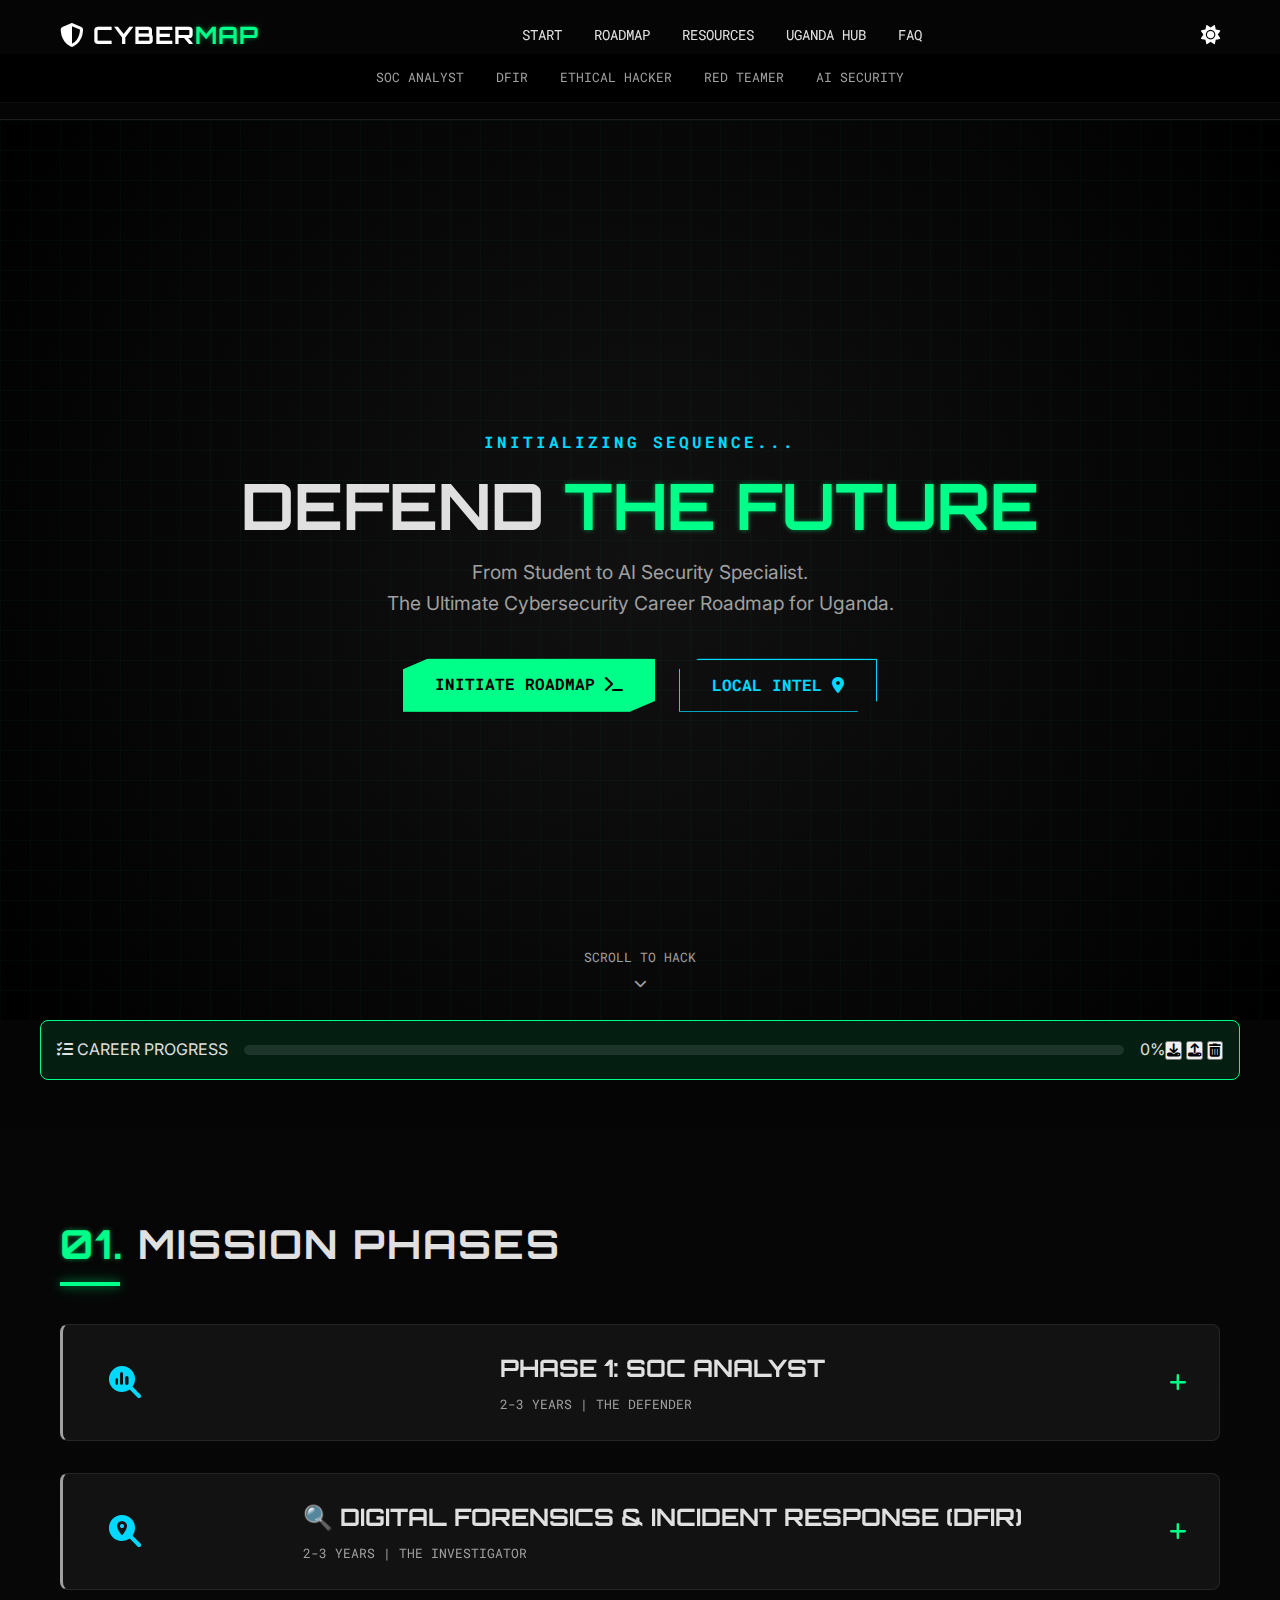
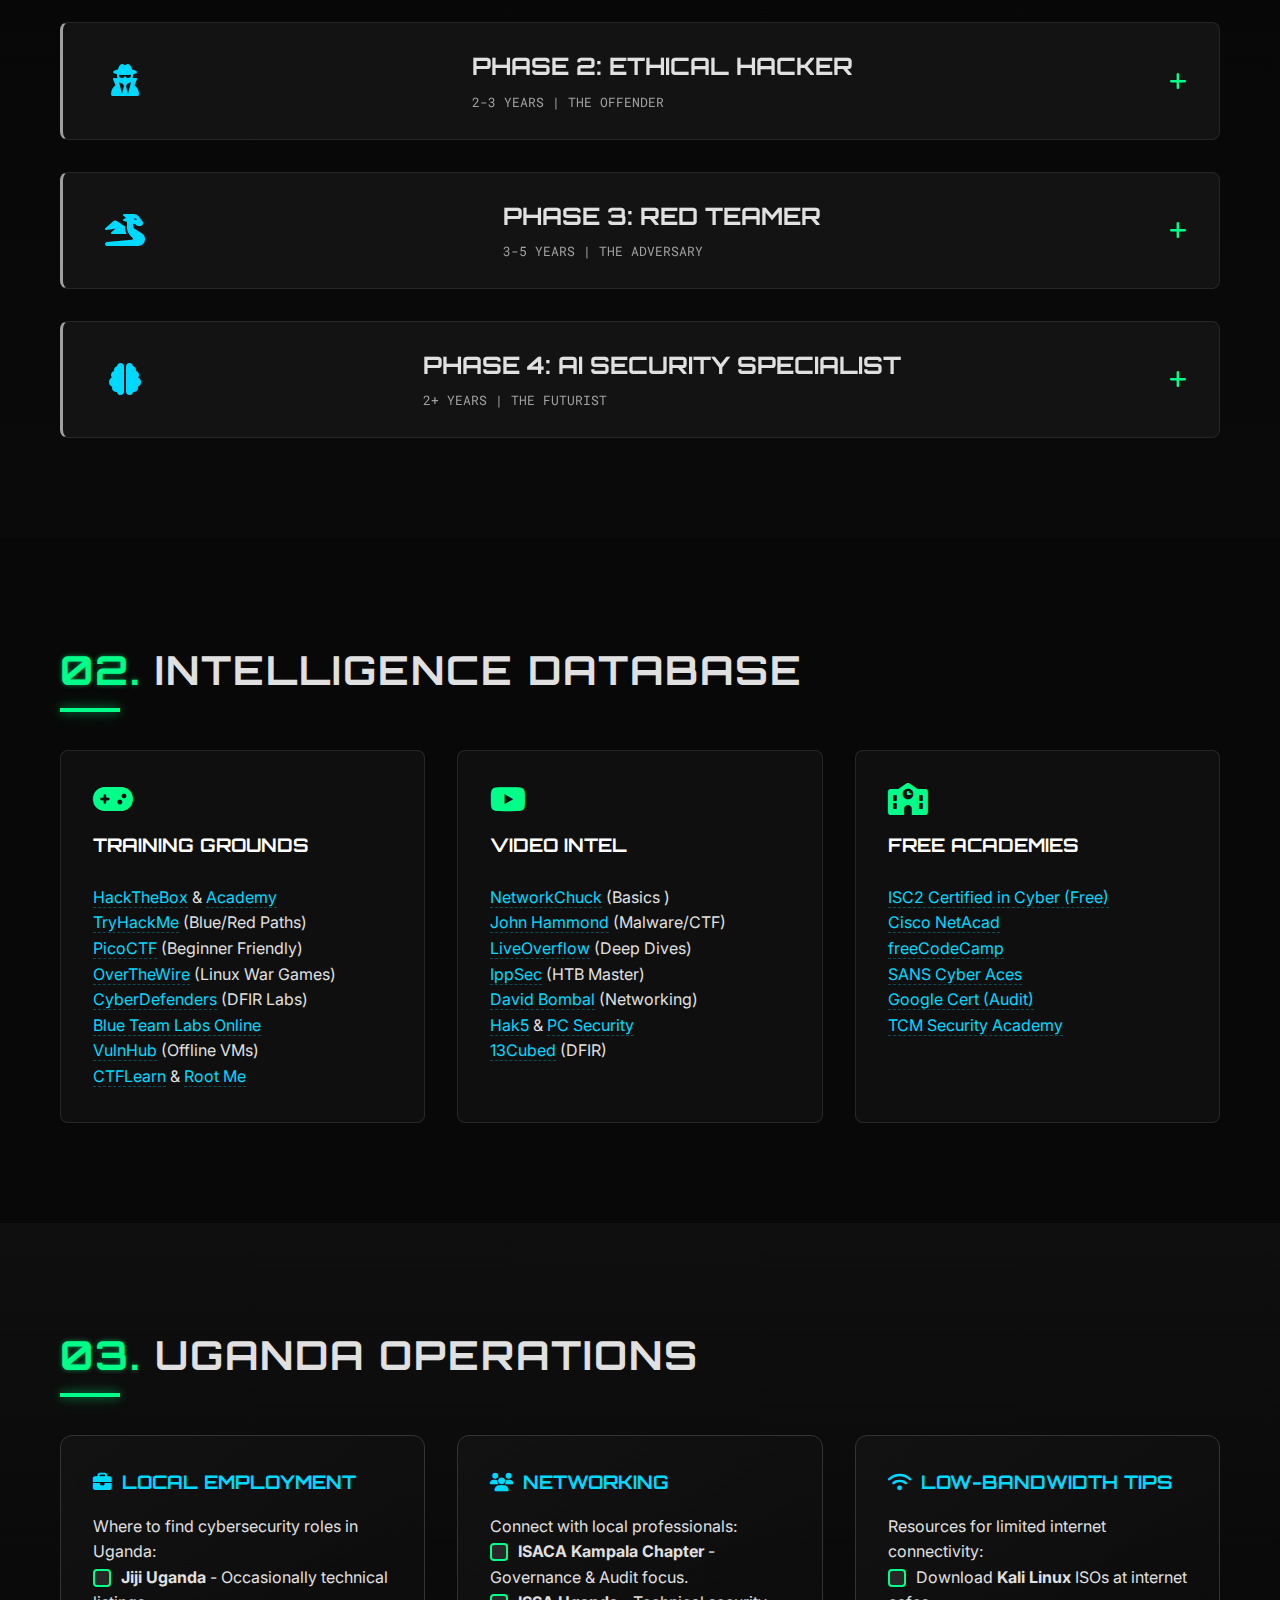
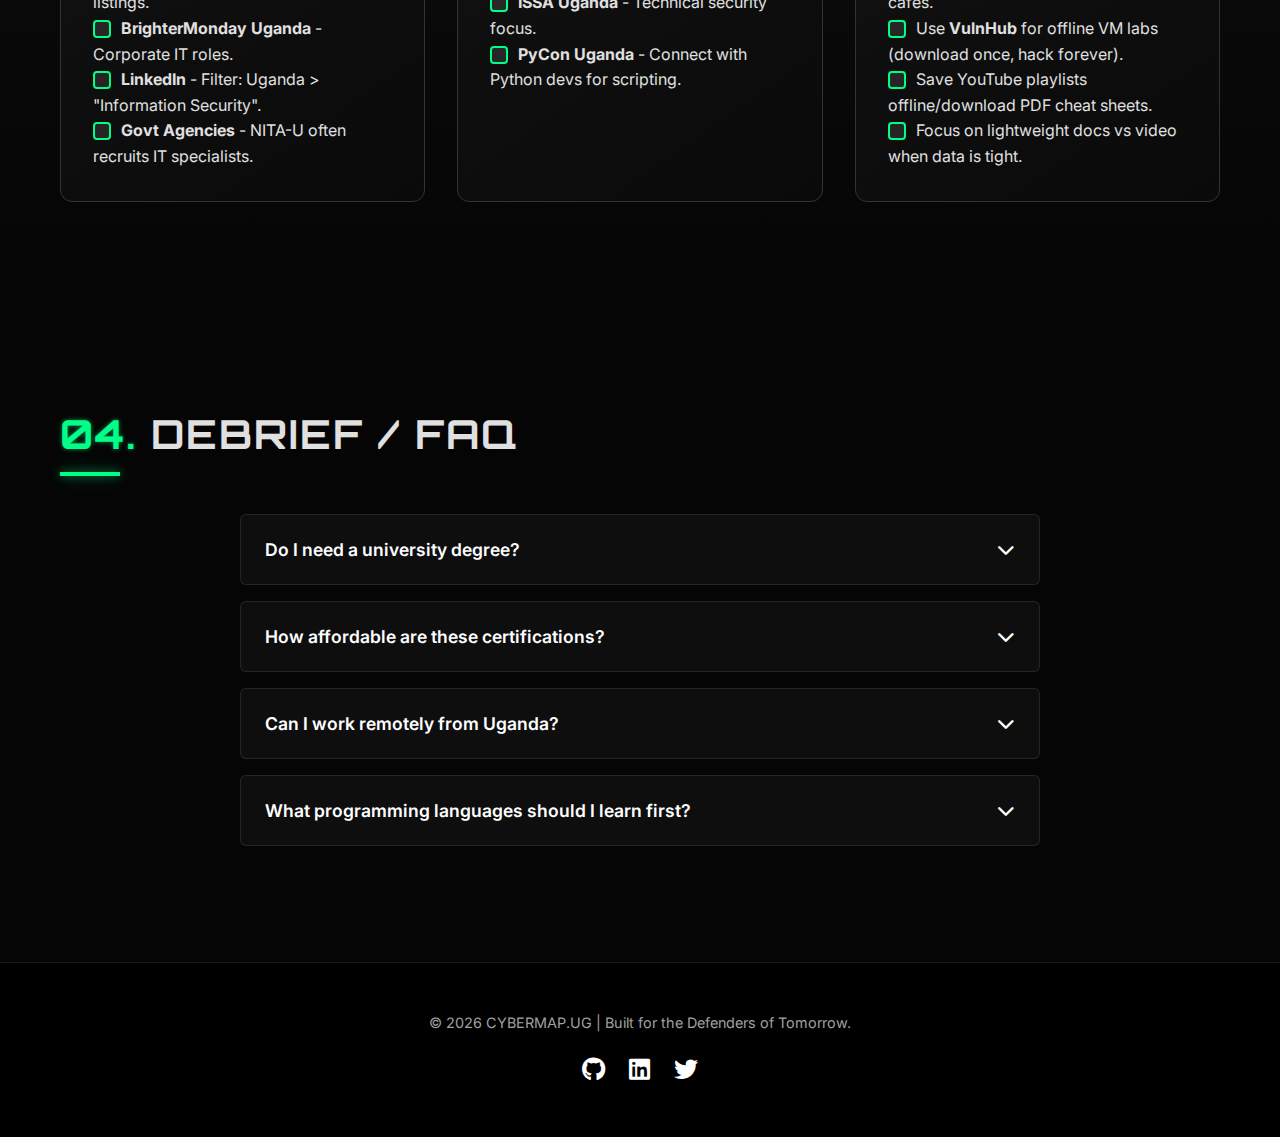
<file: index.html>
<!DOCTYPE html>
<html lang="en">

<head>
    <meta charset="UTF-8">
    <meta name="viewport" content="width=device-width, initial-scale=1.0">
    <title>CyberMap | Zero to Hero</title>
    <meta name="description"
        content="A complete guide to becoming a cybersecurity expert in Uganda. From SOC Analyst to AI Security Specialist.">
    <!-- Favicon (Neon Shield) -->
    <link rel="icon" type="image/svg+xml"
        href="data:image/svg+xml,%3Csvg xmlns='http://www.w3.org/2000/svg' viewBox='0 0 24 24' fill='none' stroke='%2300ff88' stroke-width='2' stroke-linecap='round' stroke-linejoin='round'%3E%3Cpath d='M12 22s8-4 8-10V5l-8-3-8 3v7c0 6 8 10 8 10z'/%3E%3C/svg%3E">

    <!-- Google Fonts -->
    <link rel="preconnect" href="https://fonts.googleapis.com">
    <link rel="preconnect" href="https://fonts.gstatic.com" crossorigin>
    <link
        href="https://fonts.googleapis.com/css2?family=Orbitron:wght@400;500;700;900&family=Roboto+Mono:wght@300;400;500;700&family=Inter:wght@300;400;600;800&display=swap"
        rel="stylesheet">
    <link rel="stylesheet" href="styles.css">
    <!-- Font Awesome for Icons -->
    <link rel="stylesheet" href="https://cdnjs.cloudflare.com/ajax/libs/font-awesome/6.4.0/css/all.min.css">
</head>

<body>

    <!-- Sticky Header -->
    <header id="main-header">
        <div class="container header-content">
            <div class="logo">
                <i class="fa-solid fa-shield-halved"></i> <span>CYBER<span class="highlight">MAP</span></span>
            </div>
            <nav id="navbar">
                <ul>
                    <li><a href="#hero">Start</a></li>
                    <li><a href="#roadmap">Roadmap</a></li>
                    <li><a href="#resources">Resources</a></li>
                    <li><a href="#uganda">Uganda Hub</a></li>
                    <li><a href="#faq">FAQ</a></li>
                </ul>
            </nav>
            <div class="theme-toggle" title="Toggle Theme">
                <i class="fa-solid fa-sun"></i>
            </div>
            <div class="menu-toggle">
                <i class="fa-solid fa-bars"></i>
            </div>
        </div>
        <!-- Secondary Navbar for Phases -->
        <div id="secondary-nav">
            <div class="container phase-nav-content">
                <a href="#phase-1" class="phase-link" data-target="phase-1">SOC Analyst</a>
                <a href="#phase-dfir" class="phase-link" data-target="phase-dfir">DFIR</a>
                <a href="#phase-2" class="phase-link" data-target="phase-2">Ethical Hacker</a>
                <a href="#phase-3" class="phase-link" data-target="phase-3">Red Teamer</a>
                <a href="#phase-4" class="phase-link" data-target="phase-4">AI Security</a>
            </div>
        </div>
    </header>

    <!-- Hero Section -->
    <section id="hero">
        <div class="hero-bg-overlay"></div>
        <div class="container hero-content">
            <h4 class="glitch-text" data-text="INITIALIZING SEQUENCE...">INITIALIZING SEQUENCE...</h4>
            <h1>DEFEND <span class="highlight">THE FUTURE</span></h1>
            <p class="subtitle">From Student to AI Security Specialist.<br>The Ultimate Cybersecurity Career Roadmap for
                Uganda.</p>
            <div class="hero-btns">
                <a href="#roadmap" class="btn btn-primary">INITIATE ROADMAP <i class="fa-solid fa-terminal"></i></a>
                <a href="#uganda" class="btn btn-secondary">LOCAL INTEL <i class="fa-solid fa-location-dot"></i></a>
            </div>
        </div>
        <div class="scroll-indicator">
            <span>SCROLL TO HACK</span>
            <i class="fa-solid fa-chevron-down"></i>
        </div>
    </section>

    <!-- Roadmap Section -->
    <section id="roadmap">
        <div class="container">
            <h2 class="section-title"><span class="highlight">01.</span> MISSION PHASES</h2>

            <div class="phases-container">

                <!-- PHASE 1 -->
                <article class="phase-card" id="phase-1">
                    <div class="phase-header">
                        <div class="phase-icon"><i class="fa-solid fa-magnifying-glass-chart"></i></div>
                        <div class="phase-title">
                            <h3>PHASE 1: SOC ANALYST</h3>
                            <span class="duration">2-3 YEARS | THE DEFENDER</span>
                        </div>
                        <div class="expand-icon"><i class="fa-solid fa-plus"></i></div>
                    </div>
                    <div class="phase-content">
                        <div class="content-grid">
                            <div class="content-block">
                                <h4><i class="fa-solid fa-list-check"></i> CORE SKILLS</h4>
                                <ul>
                                    <li>Networking (TCP/IP, OSI Model, DNS, DHCP)</li>
                                    <li>Linux/Windows CLI & Administration</li>
                                    <li>SIEM Operations (Splunk, ELK, Microsoft Sentinel)</li>
                                    <li>Incident Response Lifecycle (NIST/SANS)</li>
                                    <li>Packet Analysis & Deep Packet Inspection (Wireshark)</li>
                                    <li>Log Analysis (Syslog, Event Logs, Web Logs)</li>
                                    <li>EDR/XDR Monitoring (CrowdStrike, SentinelOne)</li>
                                    <li>Asset & Vulnerability Management</li>
                                    <li>Threat Intelligence Integration</li>
                                    <li>Bash/Python/PowerShell for Automation</li>
                                    <li>Malware Analysis (Static & Basic Dynamic)</li>
                                    <li>Identity & Access Management (AD, Azure AD)</li>
                                    <li>Cloud Security Fundamentals (AWS, Azure)</li>
                                    <li>Security Frameworks (MITRE ATT&CK, Cyber Kill Chain)</li>
                                    <li>Technical Documentation & Report Writing</li>
                                </ul>
                            </div>
                            <div class="content-block">
                                <h4><i class="fa-solid fa-graduation-cap"></i> COURSES & CERTS</h4>
                                <ul class="resource-list">
                                    <li><span class="tag free">FREE</span> <a
                                            href="https://www.coursera.org/professional-certificates/google-cybersecurity"
                                            target="_blank">Google Cybersecurity Cert (Audit Mode)</a></li>
                                    <li><span class="tag free">FREE</span> <a
                                            href="https://tryhackme.com/path/outline/soclevel1"
                                            target="_blank">TryHackMe: SOC Level 1</a></li>
                                    <li><span class="tag free">FREE</span> <a
                                            href="https://www.cybrary.it/career-path/soc-analyst"
                                            target="_blank">Cybrary SOC Analyst Path</a></li>
                                    <li><span class="tag paid">PAID</span> <a
                                            href="https://www.comptia.org/certifications/security"
                                            target="_blank">CompTIA Security+</a></li>
                                    <li><span class="tag paid">PAID</span> <a
                                            href="https://elearnsecurity.com/product/ejpt-certification/"
                                            target="_blank">Novice: eJPT</a></li>
                                </ul>
                            </div>
                            <div class="content-block">
                                <h4><i class="fa-solid fa-book"></i> LIBRARY & REFS</h4>
                                <ul class="resource-list">
                                    <li><span class="tag free">PDF</span> <a
                                            href="https://www.mitre.org/sites/default/files/publications/pr-13-1028-mitre-10-strategies-cyber-ops-center.pdf"
                                            target="_blank">10 Strategies of a World-Class SOC (MITRE)</a></li>
                                    <li><span class="tag free">PDF</span> <a
                                            href="https://nvlpubs.nist.gov/nistpubs/SpecialPublications/NIST.SP.800-61r2.pdf"
                                            target="_blank">NIST Incident Response Guide (SP 800-61)</a></li>
                                    <li><span class="tag free">PDF</span> <a
                                            href="https://www.sans.org/security-resources/posters/blue-team-handbook-condensed/"
                                            target="_blank">Blue Team Handbook Cheat Sheet (SANS)</a></li>
                                    <li><span class="tag free">WEB</span> <a href="https://thedfirreport.com/"
                                            target="_blank">The DFIR Report (Real Case Studies)</a></li>
                                    <li><span class="tag free">WEB</span> <a href="https://krebsonsecurity.com/"
                                            target="_blank">Krebs on Security (Threat Intel)</a></li>
                                    <li><span class="tag free">WEB</span> <a
                                            href="https://cheatsheetseries.owasp.org/cheatsheets/Incident_Response_Cheat_Sheet.html"
                                            target="_blank">OWASP Incident Response Cheat Sheet</a></li>
                                    <li><span class="tag free">WEB</span> <a
                                            href="https://docs.splunk.com/Documentation/Splunk/latest/SearchReference/SearchCheatSheet"
                                            target="_blank">Splunk Search Cheat Sheet</a></li>
                                    <li><span class="tag free">WEB</span> <a href="https://letsdefend.io/"
                                            target="_blank">LetsDefend (SOC Simulation)</a></li>
                                    <li><span class="tag free">WEB</span> <a
                                            href="https://www.sans.org/blog/blue-team-musings/" target="_blank">SANS
                                            Blue Team Blog</a></li>
                                    <li><span class="tag free">WEB</span> <a href="https://www.rangeforce.com/community"
                                            target="_blank">RangeForce Community Labs</a></li>
                                    <li><span class="tag free">WEB</span> <a href="https://scythe.io/library"
                                            target="_blank">Scythe Library (Threat Emulation)</a></li>
                                    <li><span class="tag free">WEB</span> <a
                                            href="https://attack.mitre.org/matrices/enterprise/" target="_blank">MITRE
                                            ATT&CK Matrix</a></li>
                                </ul>
                            </div>
                            <div class="content-block">
                                <h4><i class="fa-solid fa-brands fa-youtube"></i> VIDEO TUTORIALS</h4>
                                <ul class="resource-list">
                                    <li><a href="https://www.youtube.com/watch?v=osdJ5C0u5lQ&list=PLc4l5dD8uC-w57E0zQ-Q_4s3Q-w57E0zQ"
                                            target="_blank">Full SOC Analyst Lab Setup (MyDFIR)</a></li>
                                    <li><a href="https://www.youtube.com/playlist?list=PLIhvC56v63IJVXv0GGwdLQQYp9bcqcuHg"
                                            target="_blank">Free CCNA Course (NetworkChuck)</a></li>
                                    <li><a href="https://www.youtube.com/watch?v=TkT2C_LzSgM" target="_blank">Wireshark
                                            for Beginners (David Bombal)</a></li>
                                    <li><a href="https://www.youtube.com/watch?v=9g8r5e6z_8g" target="_blank">Splunk
                                            Training for Beginners</a></li>
                                    <li><a href="https://www.youtube.com/playlist?list=PLBf0hzazHTGM6i1oM0q_Nid9ccf9rE6W8"
                                            target="_blank">Incident Response Playbooks (Black Hills InfoSec)</a></li>
                                    <li><a href="https://www.youtube.com/@SimplyCyber" target="_blank">Simply Cyber
                                            (Career Advice & News)</a></li>
                                    <li><a href="https://www.youtube.com/watch?v=fN7BInS6x7U"
                                            target="_blank">Cybersecurity Full Course (FreeCodeCamp)</a></li>
                                </ul>
                            </div>
                            <div class="content-block">
                                <h4><i class="fa-solid fa-screwdriver-wrench"></i> TOOLKIT</h4>
                                <div class="tools-grid">
                                    <span><a href="https://www.wireshark.org/" target="_blank">Wireshark</a></span>
                                    <span><a href="https://wazuh.com/" target="_blank">Wazuh SIEM</a></span>
                                    <span><a href="https://nmap.org/" target="_blank">Nmap</a></span>
                                    <span><a href="https://suricata.io/" target="_blank">Suricata</a></span>
                                    <span><a href="https://learn.microsoft.com/en-us/sysinternals/downloads/sysmon"
                                            target="_blank">Sysmon</a></span>
                                    <span><a href="https://osquery.io/" target="_blank">Osquery</a></span>
                                </div>
                            </div>
                            <div class="content-block">
                                <h4><i class="fa-solid fa-laptop-code"></i> PROJECTS</h4>
                                <ul class="resource-list">
                                    <li>Build a Homelab with Active Directory</li>
                                    <li>Set up a SIEM (Wazuh) and monitor logs</li>
                                    <li>Analyze visual malware samples in sandbox</li>
                                </ul>
                            </div>
                        </div>
                    </div>
                </article>


                <!-- PHASE DFIR -->
                <article class="phase-card" id="phase-dfir">
                    <div class="phase-header">
                        <div class="phase-icon"><i class="fa-solid fa-magnifying-glass-location"></i></div>
                        <div class="phase-title">
                            <h3>🔍 DIGITAL FORENSICS & INCIDENT RESPONSE (DFIR)</h3>
                            <span class="duration">2-3 YEARS | THE INVESTIGATOR</span>
                        </div>
                        <div class="expand-icon"><i class="fa-solid fa-plus"></i></div>
                    </div>
                    <div class="phase-content">
                        <div class="content-grid">
                            <div class="content-block">
                                <h4><i class="fa-solid fa-list-check"></i> CORE SKILLS</h4>
                                <ul>
                                    <li>Forensic Process & Chain of Custody</li>
                                    <li>Incident Response Lifecycle (NIST/SANS)</li>
                                    <li>Windows/Linux/macOS OS Artifact Analysis</li>
                                    <li>Memory Forensics (Volatility, Rekall)</li>
                                    <li>Disk Imaging & File System Analysis</li>
                                    <li>Network Forensics & PCAP Analysis</li>
                                    <li>Static & Dynamic Malware Analysis</li>
                                    <li>Timeline Analysis & Event Correlation</li>
                                    <li>Registry & Log Analysis (Prefetch, ShimCache)</li>
                                    <li>Web Browser & Email Forensics</li>
                                    <li>Mobile Forensics (iOS/Android Artifacts)</li>
                                    <li>Cloud Forensics (AWS, Azure Logs)</li>
                                    <li>Scripting for Forensics (Python, PowerShell)</li>
                                    <li>Anti-Forensics Detection & Bypassing</li>
                                    <li>Expert Report Writing & Legal Testimony</li>
                                </ul>
                            </div>
                            <div class="content-block">
                                <h4><i class="fa-solid fa-graduation-cap"></i> COURSES & CERTS</h4>
                                <ul class="resource-list">
                                    <li><span class="tag free">FREE</span> <a href="https://tryhackme.com/path/dfir"
                                            target="_blank">TryHackMe: Intro to DFIR</a></li>
                                    <li><span class="tag free">FREE</span> <a href="https://opensecuritytraining.info/"
                                            target="_blank">OpenSecurityTraining2: DFIR</a></li>
                                    <li><span class="tag free">FREE</span> <a
                                            href="https://www.coursera.org/learn/digital-forensics"
                                            target="_blank">Coursera: Intro to Digital Forensics</a></li>
                                    <li><span class="tag paid">PAID</span> <a
                                            href="https://www.giac.org/certification/certified-forensic-examiner-gcfe"
                                            target="_blank">GIAC GCFE (Forensic Examiner)</a></li>
                                    <li><span class="tag paid">PAID</span> <a
                                            href="https://www.iacis.com/certification/cce/" target="_blank">IACIS CCE
                                            (Computer Examiner)</a></li>
                                </ul>
                            </div>
                            <div class="content-block">
                                <h4><i class="fa-solid fa-book"></i> LIBRARY & REFS</h4>
                                <ul class="resource-list">
                                    <li><span class="tag free">PDF</span> <a
                                            href="https://nvlpubs.nist.gov/nistpubs/SpecialPublications/NIST.SP.800-61r2.pdf"
                                            target="_blank">NIST Incident Response Guide</a></li>
                                    <li><span class="tag free">PDF</span> <a
                                            href="https://www.sans.org/security-resources/posters/windows-forensics-evidence-integrity/"
                                            target="_blank">Windows Forensics Poster (SANS)</a></li>
                                    <li><span class="tag free">PDF</span> <a
                                            href="https://github.com/volatilityfoundation/volatility/wiki/Command-Reference"
                                            target="_blank">Volatility Command Reference</a></li>
                                    <li><span class="tag free">WEB</span> <a
                                            href="https://www.sans.org/security-resources/posters/" target="_blank">SANS
                                            DFIR Cheat Sheets</a></li>
                                    <li><span class="tag free">WEB</span> <a href="https://hideakihane.com/blog/"
                                            target="_blank">Windows Forensic Analysis Blog</a></li>
                                    <li><span class="tag free">WEB</span> <a href="https://dfirdiva.com/"
                                            target="_blank">DFIR Diva Resources</a></li>
                                    <li><span class="tag free">WEB</span> <a href="https://attack.mitre.org/"
                                            target="_blank">MITRE ATT&CK Framework</a></li>
                                    <li><span class="tag free">WEB</span> <a
                                            href="https://malware-traffic-analysis.net/" target="_blank">Malware Traffic
                                            Analysis</a></li>
                                    <li><span class="tag free">WEB</span> <a href="https://www.forensicfocus.com/"
                                            target="_blank">Forensic Focus (Community)</a></li>
                                    <li><span class="tag free">WEB</span> <a href="https://aboutdfir.com/"
                                            target="_blank">AboutDFIR (Resources)</a></li>
                                </ul>
                            </div>
                            <div class="content-block">
                                <h4><i class="fa-brands fa-youtube"></i> VIDEO TUTORIALS</h4>
                                <ul class="resource-list">
                                    <li><a href="https://www.youtube.com/@13cubed" target="_blank">13Cubed (Forensics
                                            Deep Dive)</a></li>
                                    <li><a href="https://www.youtube.com/@dfirscience" target="_blank">DFIR Science
                                            (Tools & Artifacts)</a></li>
                                    <li><a href="https://www.youtube.com/@JohnHammond" target="_blank">John Hammond
                                            (Malware & IR)</a></li>
                                    <li><a href="https://www.youtube.com/@SANSInstitute" target="_blank">SANS Institute
                                            (IR Webcasts)</a></li>
                                    <li><a href="https://www.youtube.com/playlist?list=PLIhvC56v63ILYhL2VbXf6A7BlyonL8zLh"
                                            target="_blank">Digital Forensics for Beginners (SANS)</a></li>
                                    <li><a href="https://www.youtube.com/watch?v=Zf_kE8Mh0t8" target="_blank">Memory
                                            Forensics with Volatility (13cubed)</a></li>
                                </ul>
                            </div>
                            <div class="content-block">
                                <h4><i class="fa-solid fa-screwdriver-wrench"></i> TOOLKIT</h4>
                                <div class="tools-grid">
                                    <span><a href="https://www.autopsy.com/" target="_blank">Autopsy</a></span>
                                    <span><a href="https://volatilityfoundation.org/"
                                            target="_blank">Volatility</a></span>
                                    <span><a href="https://ericzimmerman.github.io/" target="_blank">Zimmerman
                                            Tools</a></span>
                                    <span><a href="https://www.wireshark.org/" target="_blank">Wireshark</a></span>
                                    <span><a href="https://ghidra-sre.org/" target="_blank">Ghidra</a></span>
                                    <span><a href="https://thehive-project.org/" target="_blank">TheHive</a></span>
                                </div>
                            </div>
                            <div class="content-block">
                                <h4><i class="fa-solid fa-laptop-code"></i> PROJECTS</h4>
                                <ul class="resource-list">
                                    <li>Build a central evidence logging system</li>
                                    <li>Document a full IR investigation timeline</li>
                                    <li>Perform disk & memory analysis on CTF images</li>
                                    <li>Analyze malware samples in a secure sandbox</li>
                                </ul>
                            </div>
                        </div>

                    </div>
                </article>



                <article class="phase-card" id="phase-2">
                    <div class="phase-header">
                        <div class="phase-icon"><i class="fa-solid fa-user-secret"></i></div>
                        <div class="phase-title">
                            <h3>PHASE 2: ETHICAL HACKER</h3>
                            <span class="duration">2-3 YEARS | THE OFFENDER</span>
                        </div>
                        <div class="expand-icon"><i class="fa-solid fa-plus"></i></div>
                    </div>
                    <div class="phase-content">
                        <div class="content-grid">
                            <div class="content-block">
                                <h4><i class="fa-solid fa-list-check"></i> SKILLS</h4>
                                <ul>
                                    <li>Web App Pentesting (OWASP Top 10)</li>
                                    <li>Network Enumeration & Exploitation (Nmap, Metasploit)</li>
                                    <li>Windows/Linux Privilege Escalation</li>
                                    <li>Directory/Subdomain Brute Forcing</li>
                                    <li>Password Cracking & Wordlist Generation</li>
                                    <li>Wireless Network Security (Aircrack-ng)</li>
                                    <li>Social Engineering & Phishing Tactics</li>
                                    <li>Vulnerability Scanning (Nessus, OpenVAS)</li>
                                    <li>Database Hacking & SQL Injection</li>
                                    <li>Active Directory Fundamentals</li>
                                    <li>Scripting for Exploit Modification (Python, Ruby)</li>
                                    <li>Port Redirection & Tunneling</li>
                                    <li>Basic Cryptography & SSL/TLS Analysis</li>
                                    <li>API Security Testing</li>
                                    <li>Technical Reporting for Pentest Findings</li>
                                </ul>
                            </div>
                            <div class="content-block">
                                <h4><i class="fa-solid fa-graduation-cap"></i> LEARNING</h4>
                                <ul class="resource-list">
                                    <li><span class="tag free">FREE</span> <a
                                            href="https://portswigger.net/web-security" target="_blank">PortSwigger Web
                                            Security Academy</a></li>
                                    <li><span class="tag free">FREE</span> <a
                                            href="https://www.cybrary.it/career-path/penetration-tester"
                                            target="_blank">Cybrary Penetration Tester Path</a></li>
                                    <li><span class="tag free">FREE</span> <a
                                            href="https://owasp.org/www-project-web-security-testing-guide/"
                                            target="_blank">OWASP Testing Guide v4</a></li>
                                    <li><span class="tag free">FREE</span> <a href="https://pentesterlab.com/exercises"
                                            target="_blank">PentesterLab (Free Track)</a></li>
                                    <li><span class="tag free">FREE</span> <a href="https://www.hacker101.com/"
                                            target="_blank">Hacker101 CTF & Lessons</a></li>
                                    <li><span class="tag paid">PAID</span> <a
                                            href="https://certifications.tcm-sec.com/pnpt/" target="_blank">PNPT (TCM
                                            Security)</a></li>
                                    <li><span class="tag paid">PAID</span> <a
                                            href="https://www.offsec.com/courses/pen-200/" target="_blank">OSCP
                                            (OffSec)</a></li>
                                </ul>
                            </div>
                            <div class="content-block">
                                <h4><i class="fa-solid fa-book"></i> LIBRARY & CHEAT SHEETS</h4>
                                <ul class="resource-list">
                                    <li><span class="tag free">PDF</span> <a
                                            href="https://www.offsec.com/metasploit-unleashed/"
                                            target="_blank">Metasploit Unleashed (OffSec Course)</a></li>
                                    <li><span class="tag free">PDF</span> <a
                                            href="https://highon.coffee/blog/nmap-cheat-sheet/" target="_blank">Nmap
                                            Cheat Sheet & Reference</a></li>
                                    <li><span class="tag free">WEB</span> <a
                                            href="https://github.com/swisskyrepo/PayloadsAllTheThings"
                                            target="_blank">PayloadsAllTheThings (Exploit Polyglot)</a></li>
                                    <li><span class="tag free">WEB</span> <a href="https://gtfobins.github.io/"
                                            target="_blank">GTFOBins (Unix)</a></li>
                                    <li><span class="tag free">WEB</span> <a href="https://lolbas-project.github.io/"
                                            target="_blank">LOLBAS (Windows)</a></li>
                                    <li><span class="tag free">WEB</span> <a href="https://portswigger.net/blog"
                                            target="_blank">PortSwigger Research Blog</a></li>
                                    <li><span class="tag free">WEB</span> <a
                                            href="https://pentesterland.com/list-of-bug-bounty-writeups.html"
                                            target="_blank">Bug Bounty Writeups List</a></li>
                                    <li><span class="tag free">LAB</span> <a href="http://www.dvwa.co.uk/"
                                            target="_blank">DVWA</a> & <a href="https://owasp.org/www-project-web-goat/"
                                            target="_blank">WebGoat</a></li>
                                    <li><span class="tag free">LAB</span> <a href="http://www.itsecgames.com/"
                                            target="_blank">bWAPP</a> & <a href="https://metasploit.com/metasploitable/"
                                            target="_blank">Metasploitable</a></li>
                                </ul>
                            </div>
                            <div class="content-block">
                                <h4><i class="fa-solid fa-brands fa-youtube"></i> VIDEO LECTURES</h4>
                                <ul class="resource-list">
                                    <li><a href="https://www.youtube.com/playlist?list=PLVPB8dRggjKs-jP-T91x9fWb-5f_T-O_5"
                                            target="_blank">Ethical Hacking Course (TCM Security)</a></li>
                                    <li><a href="https://www.youtube.com/watch?v=5gfrK5_U1Cw" target="_blank">Linux
                                            Privilege Escalation (The Cyber Mentor)</a></li>
                                    <li><a href="https://www.youtube.com/watch?v=h9_gWfJ6qZg" target="_blank">Burp Suite
                                            Fundamentals (HackerSploit)</a></li>
                                    <li><a href="https://www.youtube.com/@nahamsec" target="_blank">NahamSec</a> & <a
                                            href="https://www.youtube.com/@stokfredrik" target="_blank">STÖK</a> (Bug
                                        Bounty)</li>
                                    <li><a href="https://www.youtube.com/playlist?list=PLIhvC56v63IJVXv0GGwdLQQYp9bcqcuHg"
                                            target="_blank">NetworkChuck: Hacking Full Course</a></li>
                                    <li><a href="https://www.youtube.com/@IppSec" target="_blank">IppSec (HTB
                                            Walkthroughs)</a></li>
                                </ul>
                            </div>
                            <div class="content-block">
                                <h4><i class="fa-solid fa-screwdriver-wrench"></i> ARSENAL</h4>
                                <div class="tools-grid">
                                    <span><a href="https://www.kali.org/" target="_blank">Kali Linux</a></span>
                                    <span><a href="https://portswigger.net/burp/communitydownload" target="_blank">Burp
                                            Suite</a></span>
                                    <span><a href="https://www.metasploit.com/" target="_blank">Metasploit</a></span>
                                    <span><a href="https://github.com/vanhauser-thc/thc-hydra"
                                            target="_blank">Hydra</a></span>
                                    <span><a href="https://github.com/openwall/john" target="_blank">John the
                                            Ripper</a></span>
                                    <span><a href="https://github.com/OJ/gobuster" target="_blank">Gobuster</a></span>
                                </div>
                            </div>
                            <div class="content-block">
                                <h4><i class="fa-solid fa-laptop-code"></i> PROJECTS</h4>
                                <ul class="resource-list">
                                    <li>Pwning machines on HackTheBox</li>
                                    <li>Writing custom exploit scripts in Python</li>
                                    <li>Buffer Overflow exploitation practice</li>
                                </ul>
                            </div>
                        </div>
                    </div>
                </article>

                <!-- PHASE 3 -->
                <article class="phase-card" id="phase-3">
                    <div class="phase-header">
                        <div class="phase-icon"><i class="fa-solid fa-dragon"></i></div>
                        <div class="phase-title">
                            <h3>PHASE 3: RED TEAMER</h3>
                            <span class="duration">3-5 YEARS | THE ADVERSARY</span>
                        </div>
                        <div class="expand-icon"><i class="fa-solid fa-plus"></i></div>
                    </div>
                    <div class="phase-content">
                        <div class="content-grid">
                            <div class="content-block">
                                <h4><i class="fa-solid fa-list-check"></i> ADVANCED OPS</h4>
                                <ul>
                                    <li>Active Directory Exploitation (Kerberoasting, Bloodhound)</li>
                                    <li>Advanced Evasion Techniques (AV/EDR Bypass)</li>
                                    <li>Command & Control (C2) Infrastructure Setup (Cobalt Strike, Havoc)</li>
                                    <li>Persistent Access Mechanisms</li>
                                    <li>Lateral Movement & Pivoting</li>
                                    <li>Adversary Emulation & Simulation</li>
                                    <li>Living Off The Land (LOLBAS, GTFOBins)</li>
                                    <li>Custom Payload Development (Shellcode, Macros)</li>
                                    <li>Credential Harvesting & Mimikatz Mastery</li>
                                    <li>Physical Security & Hardware Hacking (Rubber Ducky)</li>
                                    <li>OSINT for Targeted Attacks</li>
                                    <li>Social Engineering Engineering (Pretexting)</li>
                                    <li>Cobalt Strike / Metasploit Aggressor Scripts</li>
                                    <li>Threat Hunting from an Offensive Perspective</li>
                                    <li>Red Team Engagement Reporting & Debriefing</li>
                                </ul>
                            </div>
                            <div class="content-block">
                                <h4><i class="fa-solid fa-book"></i> FIELD MANUALS</h4>
                                <ul class="resource-list">
                                    <li><span class="tag free">WEB</span> <a href="https://www.thehacker.recipes/"
                                            target="_blank">The Hacker Recipes (Red Team Wiki)</a></li>
                                    <li><span class="tag free">WEB</span> <a href="https://specterops.io/blog/"
                                            target="_blank">SpecterOps (Advisary Research)</a></li>
                                    <li><span class="tag free">WEB</span> <a href="https://trustedsec.com/blog"
                                            target="_blank">TrustedSec Research Blog</a></li>
                                    <li><span class="tag free">WEB</span> <a href="https://www.harmj0y.net/blog/"
                                            target="_blank">Harmj0y (Will Schroeder) Blog</a></li>
                                    <li><span class="tag free">WEB</span> <a href="https://ired.team/"
                                            target="_blank">Ired.team: Red Teaming Guide</a></li>
                                    <li><span class="tag free">WEB</span> <a href="https://lolbas-project.github.io/"
                                            target="_blank">LOLBAS Project</a></li>
                                    <li><span class="tag free">WEB</span> <a href="https://attack.mitre.org/"
                                            target="_blank">MITRE ATT&CK Framework</a></li>
                                    <li><span class="tag free">PDF</span> <a
                                            href="https://assets.contentstack.io/v3/assets/blt36c2e63521272fdc/blt22639050d27622c7/620e2e92c695bb38ec081077/Red_Teaming_Guide_v1.pdf"
                                            target="_blank">CISA Red Team Assessment Guide</a></li>
                                </ul>
                            </div>
                            <div class="content-block">
                                <h4><i class="fa-solid fa-graduation-cap"></i> RESOURCES</h4>
                                <ul class="resource-list">
                                    <li><span class="tag paid">PAID</span> <a
                                            href="https://training.zeropointsecurity.co.uk/courses/red-team-ops"
                                            target="_blank">CRTO (ZeroPointSecurity)</a></li>
                                    <li><span class="tag free">FREE</span> <a
                                            href="https://www.specterops.io/how-we-help/bloodhound/"
                                            target="_blank">BloodHound Docs</a></li>
                                    <li><span class="tag free">FREE</span> <a href="https://attack.mitre.org/"
                                            target="_blank">MITRE ATT&CK Matrix</a></li>
                                    <li><span class="tag free">FREE</span> <a href="https://hacker.recipes/"
                                            target="_blank">The Hacker Recipes</a></li>
                                    <li><span class="tag free">LAB</span> <a href="https://pwnable.kr/"
                                            target="_blank">Pwnable.kr</a> & <a href="https://microcorruption.com/"
                                            target="_blank">MicroCorruption</a></li>
                                    <li><span class="tag free">LAB</span> <a href="http://www.smashthestack.org/"
                                            target="_blank">SmashTheStack</a></li>
                                </ul>
                            </div>
                            <div class="content-block">
                                <h4><i class="fa-brands fa-youtube"></i> ADVANCED TUTORIALS</h4>
                                <ul class="resource-list">
                                    <li><a href="https://www.youtube.com/playlist?list=PLBf0hzazHTGMx7Xz72aD6H8J6lD7s6kR6"
                                            target="_blank">Active Directory Hacking (HackerSploit)</a></li>
                                    <li><a href="https://www.youtube.com/watch?v=3Kq1MIfTWCE" target="_blank">Simulating
                                            a Red Team Engagement</a></li>
                                    <li><a href="https://www.youtube.com/watch?v=bT9P1_L5z_k" target="_blank">Cobalt
                                            Strike Operations (Raphael Mudge)</a></li>
                                    <li><a href="https://specterops.io/blog" target="_blank">SpecterOps Blog</a></li>
                                    <li><a href="https://www.youtube.com/@loiliangyang" target="_blank">Loi Liang
                                            Yang</a> (Red Team)</li>
                                </ul>
                            </div>
                            <div class="content-block">
                                <h4><i class="fa-solid fa-screwdriver-wrench"></i> HEAVY WEAPONS</h4>
                                <div class="tools-grid">
                                    <span><a href="https://www.cobaltstrike.com/" target="_blank">Cobalt
                                            Strike</a></span>
                                    <span><a href="https://github.com/BloodHoundAD/BloodHound"
                                            target="_blank">BloodHound</a></span>
                                    <span><a href="https://github.com/gentilkiwi/mimikatz"
                                            target="_blank">Mimikatz</a></span>
                                    <span><a href="https://github.com/BC-SECURITY/Empire"
                                            target="_blank">Empire</a></span>
                                    <span><a href="https://github.com/BishopFox/sliver" target="_blank">Sliver
                                            C2</a></span>
                                </div>
                            </div>
                        </div>
                    </div>
                </article>

                <!-- PHASE 4 -->
                <article class="phase-card" id="phase-4">
                    <div class="phase-header">
                        <div class="phase-icon"><i class="fa-solid fa-brain"></i></div>
                        <div class="phase-title">
                            <h3>PHASE 4: AI SECURITY SPECIALIST</h3>
                            <span class="duration">2+ YEARS | THE FUTURIST</span>
                        </div>
                        <div class="expand-icon"><i class="fa-solid fa-plus"></i></div>
                    </div>
                    <div class="phase-content">
                        <div class="content-grid">
                            <div class="content-block">
                                <h4><i class="fa-solid fa-list-check"></i> ML & SEC</h4>
                                <ul>
                                    <li>Adversarial Machine Learning (Attacks & Defenses)</li>
                                    <li>LLM Red Teaming & Prompt Injection</li>
                                    <li>Model Inversion & Membership Inference Attacks</li>
                                    <li>Data Poisoning & Backdoor Attacks</li>
                                    <li>Secure MLOps & Pipeline Security</li>
                                    <li>AI-Specific Vulnerability Scanning</li>
                                    <li>Trustworthy AI & Fairness Auditing</li>
                                    <li>Differential Privacy & Data Masking</li>
                                    <li>Deepfake Detection & Analysis</li>
                                    <li>AI Governance & Compliance (AI Act, NIST)</li>
                                    <li>Secure Model Deployment (Docker, K8s)</li>
                                    <li>Monitoring AI Models for Drift & Anomaly</li>
                                    <li>Python for ML Security (PyTorch, TensorFlow)</li>
                                    <li>Hardware Acceleration Security (GPU/TPU)</li>
                                    <li>AI Threat Modeling & Risk Assessment</li>
                                </ul>
                            </div>
                            <div class="content-block">
                                <h4><i class="fa-solid fa-book"></i> PAPERS & SPECS</h4>
                                <ul class="resource-list">
                                    <li><span class="tag free">PDF</span> <a
                                            href="https://nvlpubs.nist.gov/nistpubs/ai/NIST.AI.100-1.pdf"
                                            target="_blank">NIST AI Risk Management Framework</a></li>
                                    <li><span class="tag free">PDF</span> <a href="https://atlas.mitre.org/"
                                            target="_blank">MITRE ATLAS Matrix</a></li>
                                    <li><span class="tag free">WEB</span> <a
                                            href="https://owasp.org/www-project-top-10-for-large-language-model-applications/"
                                            target="_blank">OWASP Top 10 for LLMs</a></li>
                                    <li><span class="tag free">WEB</span> <a href="https://openai.com/safety"
                                            target="_blank">OpenAI Safety & Alignment</a></li>
                                    <li><span class="tag free">WEB</span> <a href="https://www.anthropic.com/research"
                                            target="_blank">Anthropic AI Safety Research</a></li>
                                    <li><span class="tag free">WEB</span> <a
                                            href="https://deepmind.google/discover/blog/tags/safety-ethics/"
                                            target="_blank">Google DeepMind Safety</a></li>
                                    <li><span class="tag free">WEB</span> <a href="https://mlsec.io/"
                                            target="_blank">MLSec.io (ML Security)</a></li>
                                    <li><span class="tag free">WEB</span> <a
                                            href="https://github.com/ProtectAI/ai-exploits" target="_blank">Protect AI:
                                            AI Exploits Collection</a></li>
                                </ul>
                            </div>
                            <div class="content-block">
                                <h4><i class="fa-solid fa-graduation-cap"></i> RESEARCH</h4>
                                <ul class="resource-list">
                                    <li><span class="tag free">FREE</span> <a href="https://www.kaggle.com/"
                                            target="_blank">Kaggle Security Datasets</a></li>
                                    <li><span class="tag free">FREE</span> <a
                                            href="https://owasp.org/www-project-ai-security-and-privacy-guide/"
                                            target="_blank">OWASP AI Security</a></li>
                                    <li><span class="tag free">FREE</span> <a href="https://arxiv.org/list/cs.CR/recent"
                                            target="_blank">ArXiv Security Papers</a></li>
                                    <li><span class="tag free">FREE</span> <a href="https://course.fast.ai/"
                                            target="_blank">Fast.ai Practical Deep Learning</a></li>
                                    <li><span class="tag free">FREE</span> <a
                                            href="https://github.com/Trusted-AI/adversarial-robustness-toolbox"
                                            target="_blank">Adversarial Robustness Toolbox</a></li>
                                    <li><span class="tag free">FREE</span> <a
                                            href="https://github.com/ottosulin/awesome-ai-security"
                                            target="_blank">Awesome AI Security</a></li>
                                </ul>
                            </div>
                            <div class="content-block">
                                <h4><i class="fa-brands fa-youtube"></i> VIDEO LECTURES</h4>
                                <ul class="resource-list">
                                    <li><a href="https://www.youtube.com/watch?v=zjkBMFhNj_g" target="_blank">Prompt
                                            Injection Explained (LiveOverflow)</a></li>
                                    <li><a href="https://www.youtube.com/watch?v=3J5h6M5r5Go" target="_blank">AI
                                            Security Fundamentals (IBM)</a></li>
                                    <li><a href="https://www.youtube.com/watch?v=mk-Sn2Zx5nM"
                                            target="_blank">Adversarial Machine Learning (MIT)</a></li>
                                    <li><a href="https://www.youtube.com/watch?v=jSCSf3V680I" target="_blank">Andrej
                                            Karpathy: Intro to LLMs for Security</a></li>
                                    <li><a href="https://www.youtube.com/@AIVillage" target="_blank">AI Village @ DEF
                                            CON</a></li>
                                    <li><a href="https://www.youtube.com/@sentdex" target="_blank">Sentdex
                                            (Python/ML)</a></li>
                                    <li><a href="https://www.youtube.com/@3blue1brown" target="_blank">3Blue1Brown (ML
                                            Math)</a></li>
                                </ul>
                            </div>
                            <div class="content-block">
                                <h4><i class="fa-solid fa-laptop-code"></i> PROJECTS</h4>
                                <ul class="resource-list">
                                    <li>Build a phishing detection model</li>
                                    <li>Attack an LLM via API (Jailbreaking)</li>
                                    <li>Secure MLOps pipeline implementation</li>
                                </ul>
                            </div>
                        </div>
                    </div>
                </article>

            </div>
        </div>
    </section>

    <!-- Universal Resources Section -->
    <section id="resources">
        <div class="container">
            <h2 class="section-title"><span class="highlight">02.</span> INTELLIGENCE DATABASE</h2>
            <div class="resources-grid">
                <div class="resource-card">
                    <i class="fa-solid fa-gamepad"></i>
                    <h3>TRAINING GROUNDS</h3>
                    <ul>
                        <li><a href="https://hackthebox.com" target="_blank">HackTheBox</a> & <a
                                href="https://academy.hackthebox.com/" target="_blank">Academy</a></li>
                        <li><a href="https://tryhackme.com" target="_blank">TryHackMe</a> (Blue/Red Paths)</li>
                        <li><a href="https://picoctf.org" target="_blank">PicoCTF</a> (Beginner Friendly)</li>
                        <li><a href="https://overthewire.org/" target="_blank">OverTheWire</a> (Linux War Games)</li>
                        <li><a href="https://cyberdefenders.org/" target="_blank">CyberDefenders</a> (DFIR Labs)</li>
                        <li><a href="https://blueteamlabs.online/" target="_blank">Blue Team Labs Online</a></li>
                        <li><a href="https://www.vulnhub.com/" target="_blank">VulnHub</a> (Offline VMs)</li>
                        <li><a href="https://ctflearn.com/" target="_blank">CTFLearn</a> & <a
                                href="https://www.root-me.org/" target="_blank">Root Me</a></li>
                    </ul>
                </div>
                <div class="resource-card">
                    <i class="fa-brands fa-youtube"></i>
                    <h3>VIDEO INTEL</h3>
                    <ul>
                        <li><a href="https://www.youtube.com/@NetworkChuck" target="_blank">NetworkChuck</a> (Basics
                            )</li>
                        <li><a href="https://www.youtube.com/@_JohnHammond" target="_blank">John Hammond</a>
                            (Malware/CTF)</li>
                        <li><a href="https://www.youtube.com/@LiveOverflow" target="_blank">LiveOverflow</a> (Deep
                            Dives)</li>
                        <li><a href="https://www.youtube.com/@ippsec" target="_blank">IppSec</a> (HTB Master)</li>
                        <li><a href="https://www.youtube.com/@davidbombal" target="_blank">David Bombal</a> (Networking)
                        </li>
                        <li><a href="https://www.youtube.com/@Hak5" target="_blank">Hak5</a> & <a
                                href="https://www.youtube.com/@PCSecurityChannel" target="_blank">PC Security</a></li>
                        <li><a href="https://www.youtube.com/@13cubed" target="_blank">13Cubed</a> (DFIR)</li>
                    </ul>
                </div>
                <div class="resource-card">
                    <i class="fa-solid fa-school"></i>
                    <h3>FREE ACADEMIES</h3>
                    <ul>
                        <li><a href="https://www.isc2.org/landing/1mcc" target="_blank">ISC2 Certified in Cyber
                                (Free)</a></li>
                        <li><a href="https://www.netacad.com/cybersecurity" target="_blank">Cisco NetAcad</a></li>
                        <li><a href="https://www.freecodecamp.org/news/tag/cybersecurity/"
                                target="_blank">freeCodeCamp</a></li>
                        <li><a href="https://www.sans.org/cyberaces" target="_blank">SANS Cyber Aces</a></li>
                        <li><a href="https://www.coursera.org/professional-certificates/google-cybersecurity"
                                target="_blank">Google Cert (Audit)</a></li>
                        <li><a href="https://academy.tcm-sec.com/" target="_blank">TCM Security Academy</a></li>
                    </ul>
                </div>
            </div>
        </div>
    </section>

    <!-- Uganda Specific Section -->
    <section id="uganda" class="highlight-bg">
        <div class="container">
            <h2 class="section-title"><span class="highlight">03.</span> UGANDA OPERATIONS</h2>
            <div class="uganda-grid">
                <div class="uganda-card">
                    <h3><i class="fa-solid fa-briefcase"></i> LOCAL EMPLOYMENT</h3>
                    <p>Where to find cybersecurity roles in Uganda:</p>
                    <ul>
                        <li><strong>Jiji Uganda</strong> - Occasionally technical listings.</li>
                        <li><strong>BrighterMonday Uganda</strong> - Corporate IT roles.</li>
                        <li><strong>LinkedIn</strong> - Filter: Uganda > "Information Security".</li>
                        <li><strong>Govt Agencies</strong> - NITA-U often recruits IT specialists.</li>
                    </ul>
                </div>
                <div class="uganda-card">
                    <h3><i class="fa-solid fa-users"></i> NETWORKING</h3>
                    <p>Connect with local professionals:</p>
                    <ul>
                        <li><strong>ISACA Kampala Chapter</strong> - Governance & Audit focus.</li>
                        <li><strong>ISSA Uganda</strong> - Technical security focus.</li>
                        <li><strong>PyCon Uganda</strong> - Connect with Python devs for scripting.</li>
                    </ul>
                </div>
                <div class="uganda-card">
                    <h3><i class="fa-solid fa-wifi"></i> LOW-BANDWIDTH TIPS</h3>
                    <p>Resources for limited internet connectivity:</p>
                    <ul>
                        <li>Download <strong>Kali Linux</strong> ISOs at internet cafes.</li>
                        <li>Use <strong>VulnHub</strong> for offline VM labs (download once, hack forever).</li>
                        <li>Save YouTube playlists offline/download PDF cheat sheets.</li>
                        <li>Focus on lightweight docs vs video when data is tight.</li>
                    </ul>
                </div>
            </div>
        </div>
    </section>

    <!-- FAQ Section -->
    <section id="faq">
        <div class="container">
            <h2 class="section-title"><span class="highlight">04.</span> DEBRIEF / FAQ</h2>
            <div class="accordion">
                <div class="accordion-item">
                    <button class="accordion-header">Do I need a university degree? <i
                            class="fa-solid fa-chevron-down"></i></button>
                    <div class="accordion-body">
                        <p>Not strictly. While a CS degree (like you are doing) helps get past HR filters, skills and
                            certifications (Security+, OSCP) matter more in technical interviews. Your portfolio of
                            projects is your strongest asset.</p>
                    </div>
                </div>
                <div class="accordion-item">
                    <button class="accordion-header">How affordable are these certifications? <i
                            class="fa-solid fa-chevron-down"></i></button>
                    <div class="accordion-body">
                        <p>It varies. CompTIA Security+ is ~$400 USD. OSCP is ~$1,600 USD. Start with free certs like
                            Google's Cybersecurity or affordable ones like TCM Security's PNPT (~$400) which is very
                            practical. Save up for the big ones.</p>
                    </div>
                </div>
                <div class="accordion-item">
                    <button class="accordion-header">Can I work remotely from Uganda? <i
                            class="fa-solid fa-chevron-down"></i></button>
                    <div class="accordion-body">
                        <p>Yes. Cybersecurity is highly remote-friendly. Focus on "Bug Bounty" programs (HackerOne,
                            Bugcrowd) to earn USD while building experience from home. Freelancing on Upwork is also a
                            viable path.</p>
                    </div>
                </div>
                <div class="accordion-item">
                    <button class="accordion-header">What programming languages should I learn first? <i
                            class="fa-solid fa-chevron-down"></i></button>
                    <div class="accordion-body">
                        <p>1. <strong>Python</strong> (Automating attacks/defense).<br>2. <strong>Bash</strong> (Linux
                            command line mastery).<br>3. <strong>JavaScript</strong> (Understanding web attacks).<br>4.
                            <strong>Go</strong> (Modern malware/tools).
                        </p>
                    </div>
                </div>
            </div>
        </div>
    </section>

    <!-- Footer -->
    <footer>
        <div class="container footer-content">
            <p>&copy; 2026 CYBERMAP.UG | Built for the Defenders of Tomorrow.</p>
            <div class="social-links">
                <a href="#"><i class="fa-brands fa-github"></i></a>
                <a href="#"><i class="fa-brands fa-linkedin"></i></a>
                <a href="#"><i class="fa-brands fa-twitter"></i></a>
            </div>
        </div>
    </footer>

    <script src="script.js"></script>
</body>

</html>
</file>
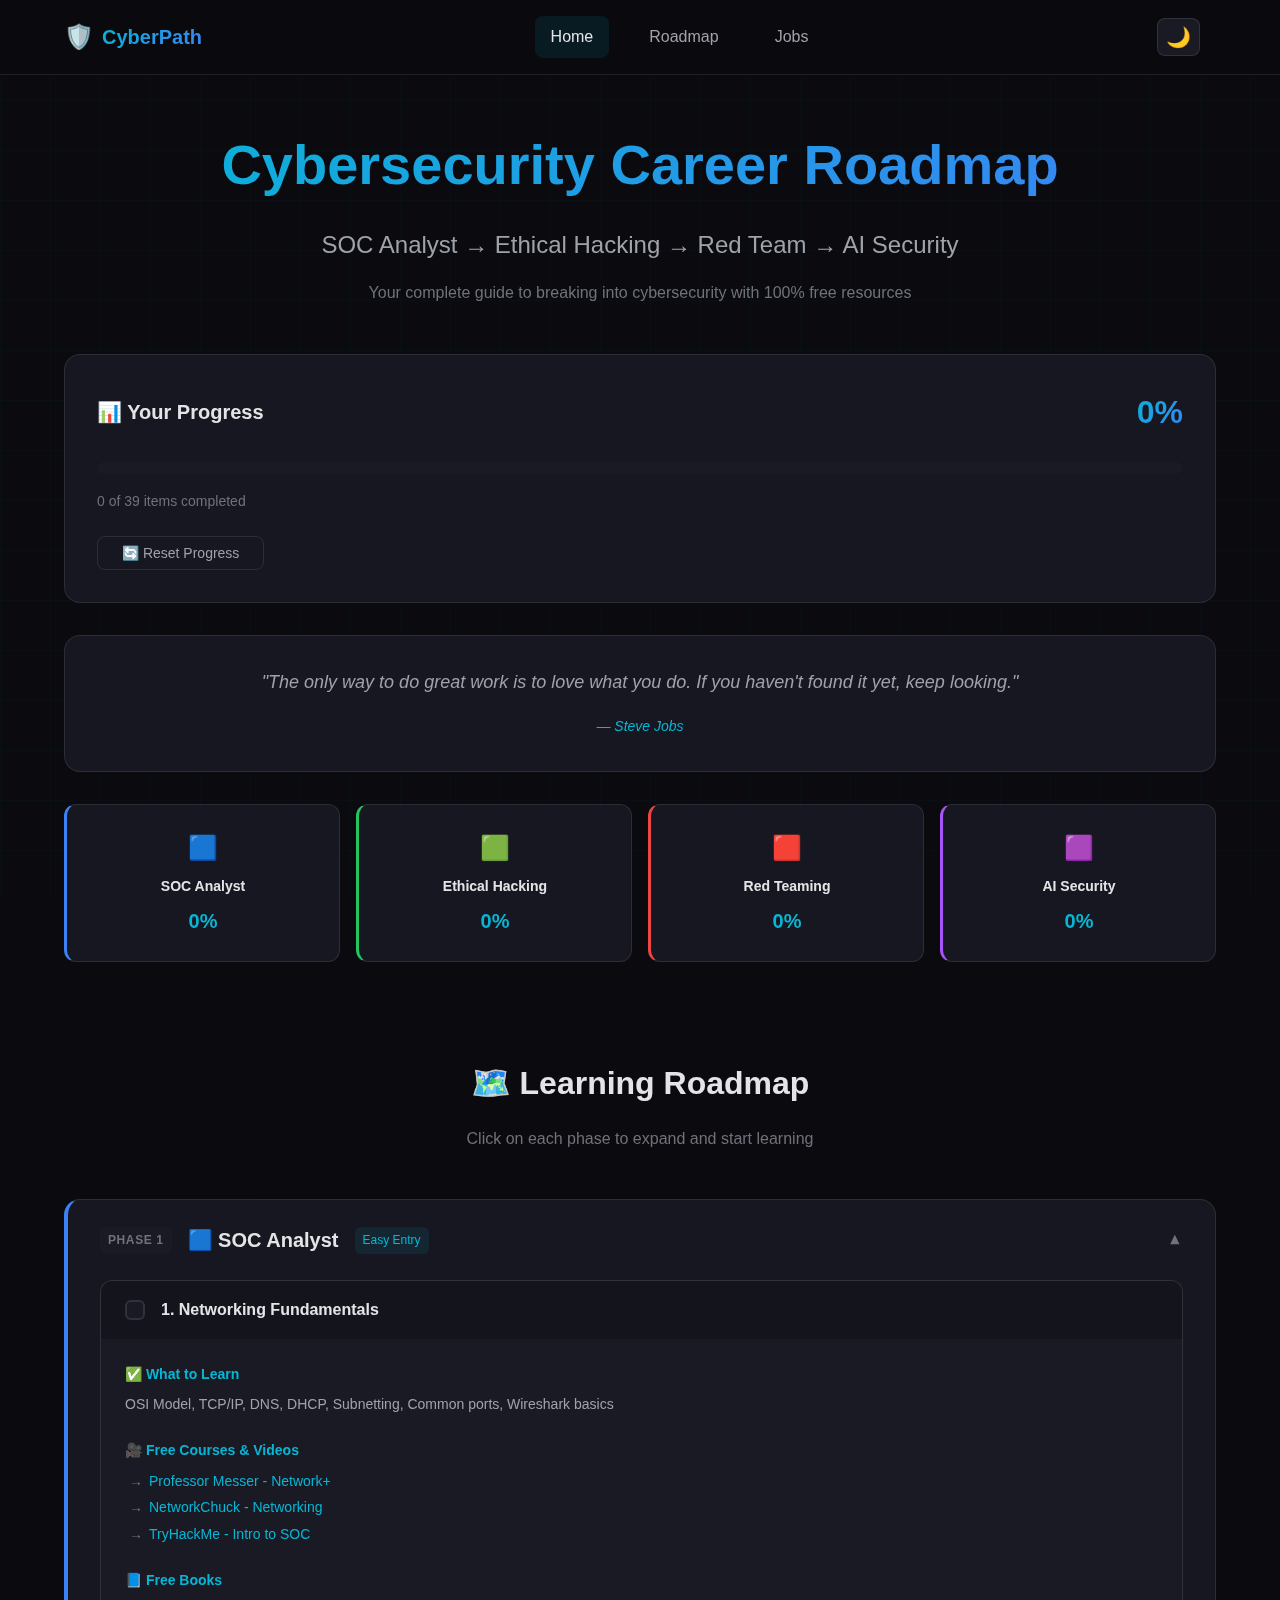
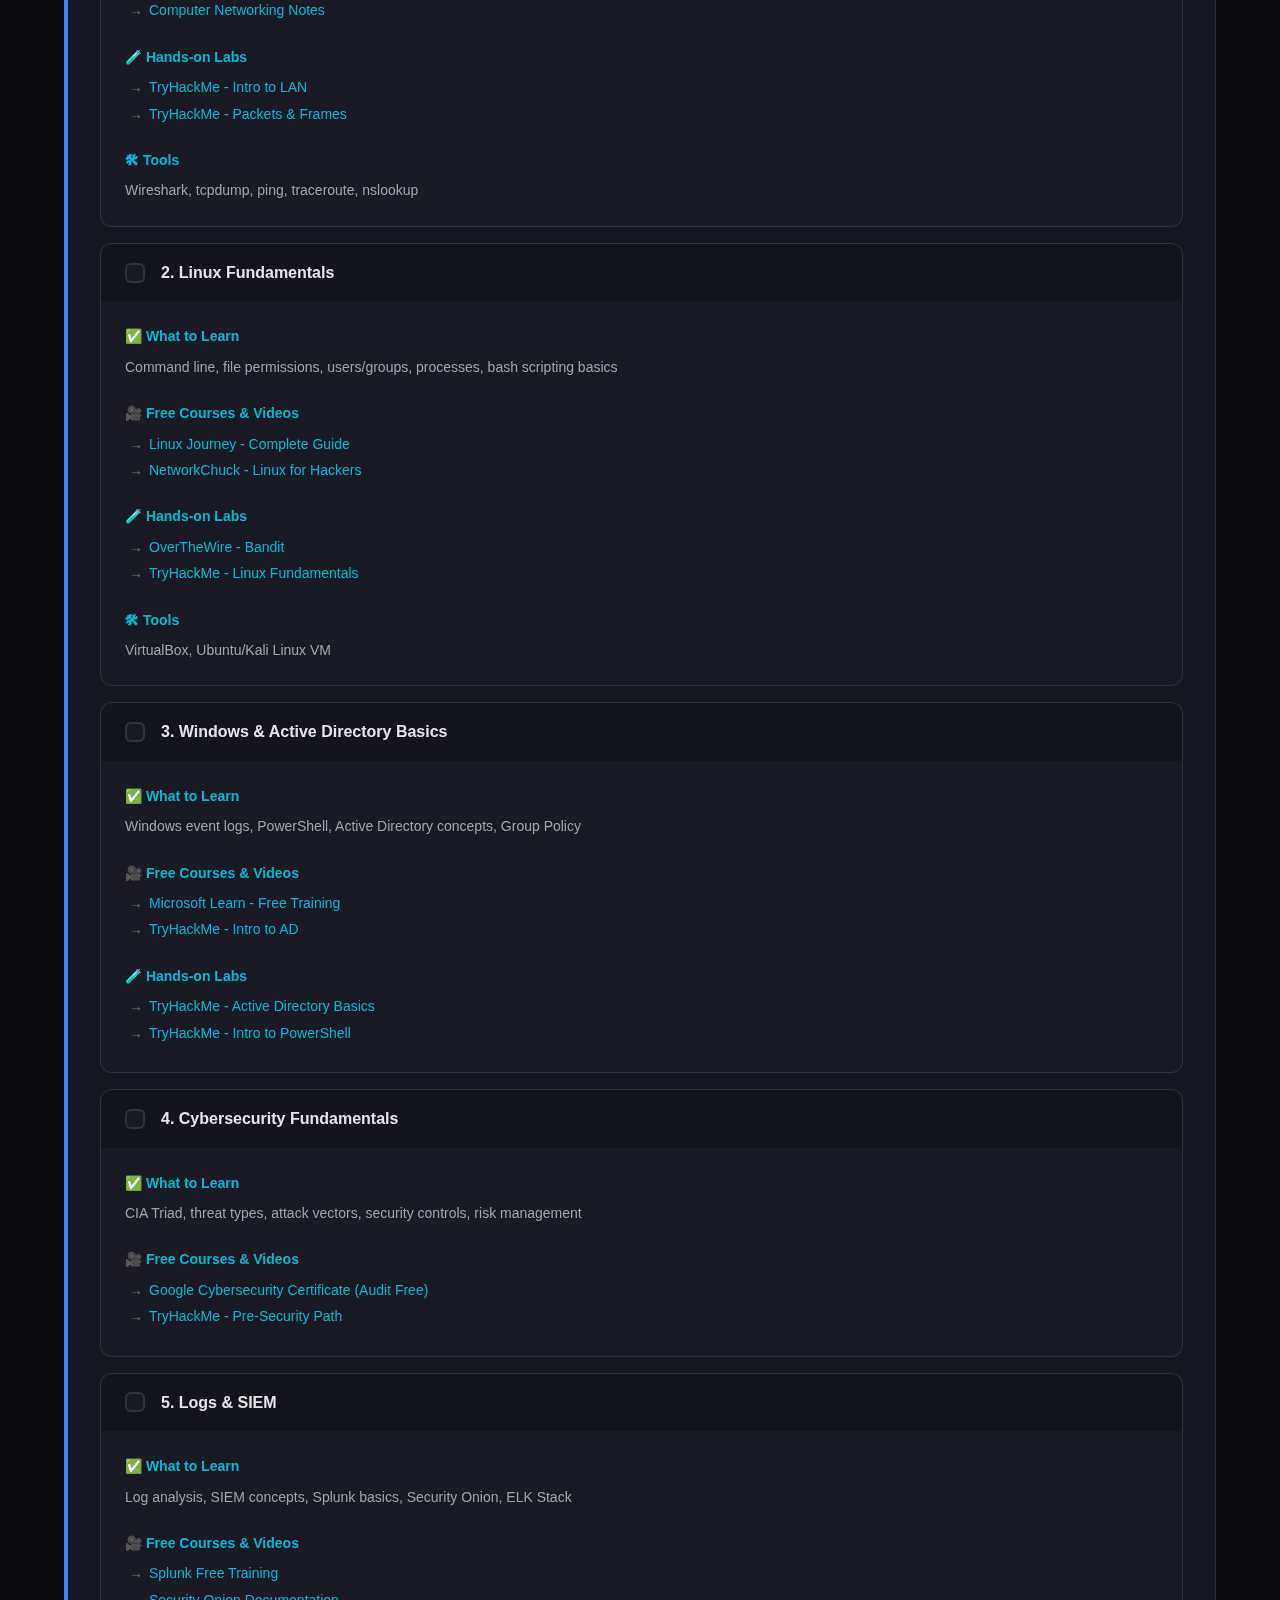
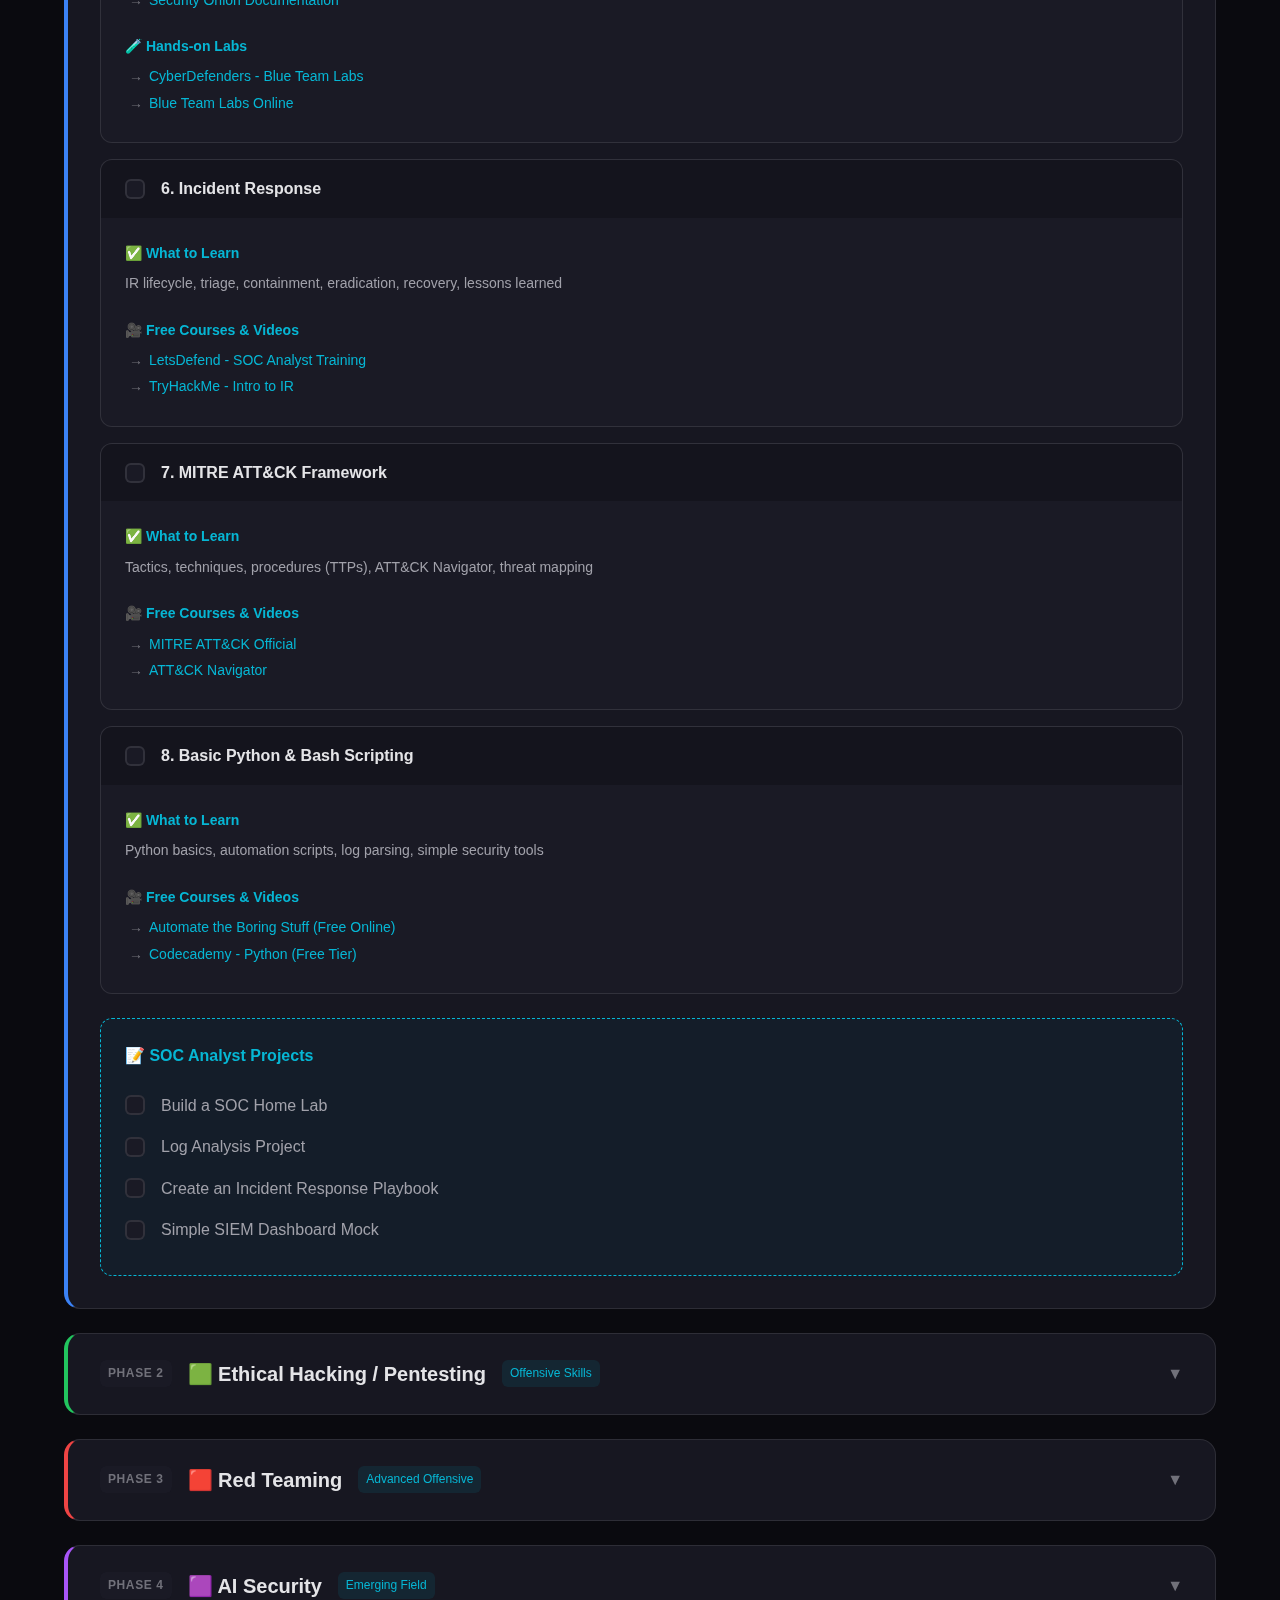
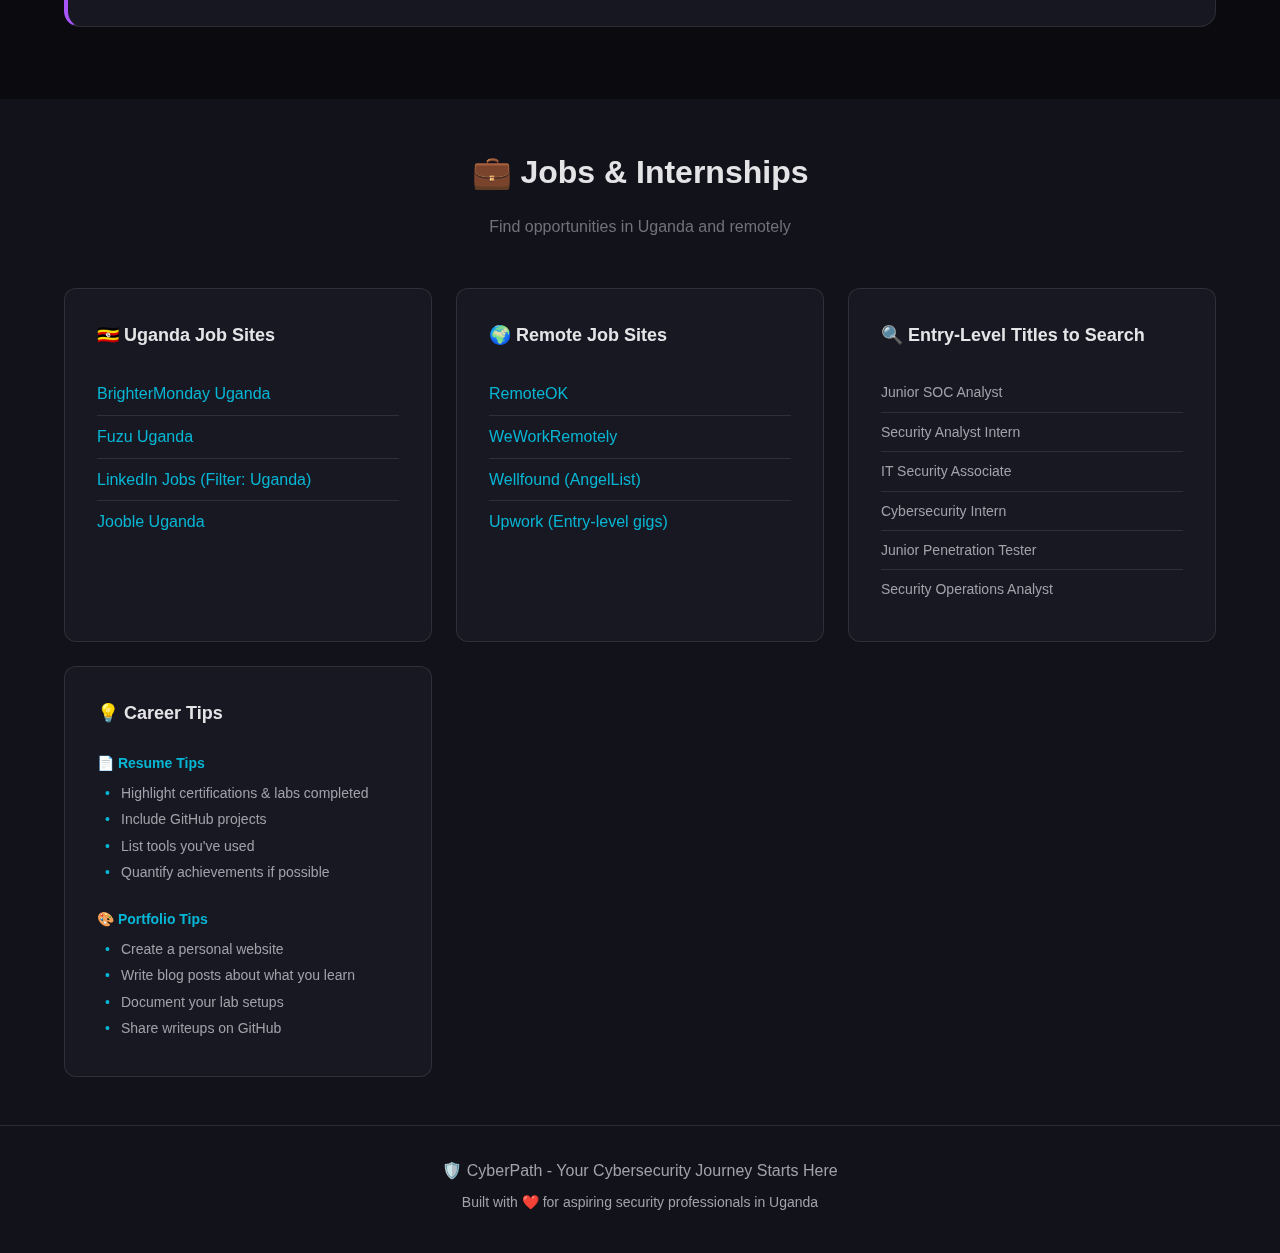
<file: v3/index.html>
<!DOCTYPE html>
<html lang="en">

<head>
    <meta charset="UTF-8">
    <meta name="viewport" content="width=device-width, initial-scale=1.0">
    <meta name="description"
        content="Cybersecurity Career Roadmap: SOC Analyst → Ethical Hacking → Red Team → AI Security. Free resources and progress tracking.">
    <title>Cybersecurity Career Roadmap | SOC → Ethical Hacking → Red Team → AI Security</title>
    <link rel="stylesheet" href="style.css">
</head>

<body>
    <!-- ============================================
         HEADER & NAVIGATION
         ============================================ -->
    <header class="header">
        <div class="container">
            <div class="logo">
                <span class="logo-icon">🛡️</span>
                <span class="logo-text">CyberPath</span>
            </div>
            <nav class="nav">
                <a href="#home" class="nav-link active">Home</a>
                <a href="#roadmap" class="nav-link">Roadmap</a>
                <a href="#jobs" class="nav-link">Jobs</a>
            </nav>
            <button class="theme-toggle" id="themeToggle" aria-label="Toggle theme">
                <span class="theme-icon" id="themeIcon">🌙</span>
            </button>
            <button class="mobile-menu-btn" aria-label="Toggle menu">☰</button>

        </div>
    </header>

    <main>
        <!-- ============================================
             HOME SECTION
             ============================================ -->
        <section id="home" class="section home-section">
            <div class="container">
                <div class="hero">
                    <h1 class="hero-title">Cybersecurity Career Roadmap</h1>
                    <p class="hero-subtitle">SOC Analyst → Ethical Hacking → Red Team → AI Security</p>
                    <p class="hero-description">Your complete guide to breaking into cybersecurity with 100% free
                        resources</p>
                </div>

                <!-- Progress Overview -->
                <div class="progress-card">
                    <div class="progress-header">
                        <h2>📊 Your Progress</h2>
                        <span class="progress-percentage" id="progressPercentage">0%</span>
                    </div>
                    <div class="progress-bar-container">
                        <div class="progress-bar" id="progressBar"></div>
                    </div>
                    <div class="progress-stats">
                        <span id="completedCount">0</span> of <span id="totalCount">0</span> items completed
                    </div>
                    <button class="btn btn-secondary" id="resetBtn">🔄 Reset Progress</button>
                </div>

                <!-- Motivational Quote -->
                <div class="quote-card">
                    <blockquote>
                        <p>"The only way to do great work is to love what you do. If you haven't found it yet, keep
                            looking."</p>
                        <cite>— Steve Jobs</cite>
                    </blockquote>
                </div>

                <!-- Phase Overview Cards -->
                <div class="phase-overview">
                    <div class="phase-mini-card phase-soc">
                        <span class="phase-icon">🟦</span>
                        <span class="phase-name">SOC Analyst</span>
                        <span class="phase-progress" data-phase="soc">0%</span>
                    </div>
                    <div class="phase-mini-card phase-hack">
                        <span class="phase-icon">🟩</span>
                        <span class="phase-name">Ethical Hacking</span>
                        <span class="phase-progress" data-phase="hack">0%</span>
                    </div>
                    <div class="phase-mini-card phase-red">
                        <span class="phase-icon">🟥</span>
                        <span class="phase-name">Red Teaming</span>
                        <span class="phase-progress" data-phase="red">0%</span>
                    </div>
                    <div class="phase-mini-card phase-ai">
                        <span class="phase-icon">🟪</span>
                        <span class="phase-name">AI Security</span>
                        <span class="phase-progress" data-phase="ai">0%</span>
                    </div>
                </div>
            </div>
        </section>

        <!-- ============================================
             ROADMAP SECTION
             ============================================ -->
        <section id="roadmap" class="section roadmap-section">
            <div class="container">
                <h2 class="section-title">🗺️ Learning Roadmap</h2>
                <p class="section-subtitle">Click on each phase to expand and start learning</p>

                <!-- PHASE 1: SOC ANALYST -->
                <div class="phase-card phase-soc" data-phase="soc">
                    <div class="phase-header" onclick="togglePhase('soc')">
                        <div class="phase-title-group">
                            <span class="phase-badge">Phase 1</span>
                            <h3 class="phase-title">🟦 SOC Analyst</h3>
                            <span class="phase-tag">Easy Entry</span>
                        </div>
                        <span class="phase-toggle" id="toggle-soc">▼</span>
                    </div>
                    <div class="phase-content" id="content-soc">

                        <!-- Step 1: Networking Fundamentals -->
                        <div class="step-card">
                            <div class="step-header">
                                <label class="checkbox-container">
                                    <input type="checkbox" data-id="soc-networking"
                                        onchange="toggleItem('soc-networking')">
                                    <span class="checkmark"></span>
                                </label>
                                <h4 class="step-title">1. Networking Fundamentals</h4>
                            </div>
                            <div class="step-content">
                                <div class="resource-group">
                                    <h5>✅ What to Learn</h5>
                                    <p>OSI Model, TCP/IP, DNS, DHCP, Subnetting, Common ports, Wireshark basics</p>
                                </div>
                                <div class="resource-group">
                                    <h5>🎥 Free Courses & Videos</h5>
                                    <ul>
                                        <li><a href="https://www.youtube.com/c/ProfessorMesser"
                                                target="_blank">Professor Messer - Network+</a></li>
                                        <li><a href="https://www.youtube.com/c/NetworkChuck"
                                                target="_blank">NetworkChuck - Networking</a></li>
                                        <li><a href="https://tryhackme.com/room/introtosoc" target="_blank">TryHackMe -
                                                Intro to SOC</a></li>
                                    </ul>
                                </div>
                                <div class="resource-group">
                                    <h5>📘 Free Books</h5>
                                    <ul>
                                        <li><a href="https://www.computernetworkingnotes.com/" target="_blank">Computer
                                                Networking Notes</a></li>
                                    </ul>
                                </div>
                                <div class="resource-group">
                                    <h5>🧪 Hands-on Labs</h5>
                                    <ul>
                                        <li><a href="https://tryhackme.com/room/introtolan" target="_blank">TryHackMe -
                                                Intro to LAN</a></li>
                                        <li><a href="https://tryhackme.com/room/packetsframes" target="_blank">TryHackMe
                                                - Packets & Frames</a></li>
                                    </ul>
                                </div>
                                <div class="resource-group">
                                    <h5>🛠 Tools</h5>
                                    <p>Wireshark, tcpdump, ping, traceroute, nslookup</p>
                                </div>
                            </div>
                        </div>

                        <!-- Step 2: Linux Fundamentals -->
                        <div class="step-card">
                            <div class="step-header">
                                <label class="checkbox-container">
                                    <input type="checkbox" data-id="soc-linux" onchange="toggleItem('soc-linux')">
                                    <span class="checkmark"></span>
                                </label>
                                <h4 class="step-title">2. Linux Fundamentals</h4>
                            </div>
                            <div class="step-content">
                                <div class="resource-group">
                                    <h5>✅ What to Learn</h5>
                                    <p>Command line, file permissions, users/groups, processes, bash scripting basics
                                    </p>
                                </div>
                                <div class="resource-group">
                                    <h5>🎥 Free Courses & Videos</h5>
                                    <ul>
                                        <li><a href="https://linuxjourney.com/" target="_blank">Linux Journey - Complete
                                                Guide</a></li>
                                        <li><a href="https://www.youtube.com/watch?v=sWbUDq4S6Y8"
                                                target="_blank">NetworkChuck - Linux for Hackers</a></li>
                                    </ul>
                                </div>
                                <div class="resource-group">
                                    <h5>🧪 Hands-on Labs</h5>
                                    <ul>
                                        <li><a href="https://overthewire.org/wargames/bandit/"
                                                target="_blank">OverTheWire - Bandit</a></li>
                                        <li><a href="https://tryhackme.com/room/linuxfundamentalspart1"
                                                target="_blank">TryHackMe - Linux Fundamentals</a></li>
                                    </ul>
                                </div>
                                <div class="resource-group">
                                    <h5>🛠 Tools</h5>
                                    <p>VirtualBox, Ubuntu/Kali Linux VM</p>
                                </div>
                            </div>
                        </div>

                        <!-- Step 3: Windows & AD Basics -->
                        <div class="step-card">
                            <div class="step-header">
                                <label class="checkbox-container">
                                    <input type="checkbox" data-id="soc-windows" onchange="toggleItem('soc-windows')">
                                    <span class="checkmark"></span>
                                </label>
                                <h4 class="step-title">3. Windows & Active Directory Basics</h4>
                            </div>
                            <div class="step-content">
                                <div class="resource-group">
                                    <h5>✅ What to Learn</h5>
                                    <p>Windows event logs, PowerShell, Active Directory concepts, Group Policy</p>
                                </div>
                                <div class="resource-group">
                                    <h5>🎥 Free Courses & Videos</h5>
                                    <ul>
                                        <li><a href="https://learn.microsoft.com/en-us/training/"
                                                target="_blank">Microsoft Learn - Free Training</a></li>
                                        <li><a href="https://tryhackme.com/room/introtoad" target="_blank">TryHackMe -
                                                Intro to AD</a></li>
                                    </ul>
                                </div>
                                <div class="resource-group">
                                    <h5>🧪 Hands-on Labs</h5>
                                    <ul>
                                        <li><a href="https://tryhackme.com/room/introtoad" target="_blank">TryHackMe -
                                                Active Directory Basics</a></li>
                                        <li><a href="https://tryhackme.com/room/introtopowershell"
                                                target="_blank">TryHackMe - Intro to PowerShell</a></li>
                                    </ul>
                                </div>
                            </div>
                        </div>

                        <!-- Step 4: Cybersecurity Fundamentals -->
                        <div class="step-card">
                            <div class="step-header">
                                <label class="checkbox-container">
                                    <input type="checkbox" data-id="soc-fundamentals"
                                        onchange="toggleItem('soc-fundamentals')">
                                    <span class="checkmark"></span>
                                </label>
                                <h4 class="step-title">4. Cybersecurity Fundamentals</h4>
                            </div>
                            <div class="step-content">
                                <div class="resource-group">
                                    <h5>✅ What to Learn</h5>
                                    <p>CIA Triad, threat types, attack vectors, security controls, risk management</p>
                                </div>
                                <div class="resource-group">
                                    <h5>🎥 Free Courses & Videos</h5>
                                    <ul>
                                        <li><a href="https://www.coursera.org/professional-certificates/google-cybersecurity"
                                                target="_blank">Google Cybersecurity Certificate (Audit Free)</a></li>
                                        <li><a href="https://tryhackme.com/path/outline/introtocybersecurity"
                                                target="_blank">TryHackMe - Pre-Security Path</a></li>
                                    </ul>
                                </div>
                            </div>
                        </div>

                        <!-- Step 5: Logs & SIEM -->
                        <div class="step-card">
                            <div class="step-header">
                                <label class="checkbox-container">
                                    <input type="checkbox" data-id="soc-siem" onchange="toggleItem('soc-siem')">
                                    <span class="checkmark"></span>
                                </label>
                                <h4 class="step-title">5. Logs & SIEM</h4>
                            </div>
                            <div class="step-content">
                                <div class="resource-group">
                                    <h5>✅ What to Learn</h5>
                                    <p>Log analysis, SIEM concepts, Splunk basics, Security Onion, ELK Stack</p>
                                </div>
                                <div class="resource-group">
                                    <h5>🎥 Free Courses & Videos</h5>
                                    <ul>
                                        <li><a href="https://www.splunk.com/en_us/training/free-courses.html"
                                                target="_blank">Splunk Free Training</a></li>
                                        <li><a href="https://securityonionsolutions.com/docs/" target="_blank">Security
                                                Onion Documentation</a></li>
                                    </ul>
                                </div>
                                <div class="resource-group">
                                    <h5>🧪 Hands-on Labs</h5>
                                    <ul>
                                        <li><a href="https://cyberdefenders.org/" target="_blank">CyberDefenders - Blue
                                                Team Labs</a></li>
                                        <li><a href="https://blueteamlabs.online/" target="_blank">Blue Team Labs
                                                Online</a></li>
                                    </ul>
                                </div>
                            </div>
                        </div>

                        <!-- Step 6: Incident Response -->
                        <div class="step-card">
                            <div class="step-header">
                                <label class="checkbox-container">
                                    <input type="checkbox" data-id="soc-ir" onchange="toggleItem('soc-ir')">
                                    <span class="checkmark"></span>
                                </label>
                                <h4 class="step-title">6. Incident Response</h4>
                            </div>
                            <div class="step-content">
                                <div class="resource-group">
                                    <h5>✅ What to Learn</h5>
                                    <p>IR lifecycle, triage, containment, eradication, recovery, lessons learned</p>
                                </div>
                                <div class="resource-group">
                                    <h5>🎥 Free Courses & Videos</h5>
                                    <ul>
                                        <li><a href="https://letsdefend.io/" target="_blank">LetsDefend - SOC Analyst
                                                Training</a></li>
                                        <li><a href="https://tryhackme.com/room/introtoir" target="_blank">TryHackMe -
                                                Intro to IR</a></li>
                                    </ul>
                                </div>
                            </div>
                        </div>

                        <!-- Step 7: MITRE ATT&CK -->
                        <div class="step-card">
                            <div class="step-header">
                                <label class="checkbox-container">
                                    <input type="checkbox" data-id="soc-mitre" onchange="toggleItem('soc-mitre')">
                                    <span class="checkmark"></span>
                                </label>
                                <h4 class="step-title">7. MITRE ATT&CK Framework</h4>
                            </div>
                            <div class="step-content">
                                <div class="resource-group">
                                    <h5>✅ What to Learn</h5>
                                    <p>Tactics, techniques, procedures (TTPs), ATT&CK Navigator, threat mapping</p>
                                </div>
                                <div class="resource-group">
                                    <h5>🎥 Free Courses & Videos</h5>
                                    <ul>
                                        <li><a href="https://attack.mitre.org/" target="_blank">MITRE ATT&CK
                                                Official</a></li>
                                        <li><a href="https://mitre-attack.github.io/attack-navigator/"
                                                target="_blank">ATT&CK Navigator</a></li>
                                    </ul>
                                </div>
                            </div>
                        </div>

                        <!-- Step 8: Basic Python & Bash -->
                        <div class="step-card">
                            <div class="step-header">
                                <label class="checkbox-container">
                                    <input type="checkbox" data-id="soc-scripting"
                                        onchange="toggleItem('soc-scripting')">
                                    <span class="checkmark"></span>
                                </label>
                                <h4 class="step-title">8. Basic Python & Bash Scripting</h4>
                            </div>
                            <div class="step-content">
                                <div class="resource-group">
                                    <h5>✅ What to Learn</h5>
                                    <p>Python basics, automation scripts, log parsing, simple security tools</p>
                                </div>
                                <div class="resource-group">
                                    <h5>🎥 Free Courses & Videos</h5>
                                    <ul>
                                        <li><a href="https://automatetheboringstuff.com/" target="_blank">Automate the
                                                Boring Stuff (Free Online)</a></li>
                                        <li><a href="https://www.codecademy.com/learn/learn-python-3"
                                                target="_blank">Codecademy - Python (Free Tier)</a></li>
                                    </ul>
                                </div>
                            </div>
                        </div>

                        <!-- SOC Projects -->
                        <div class="projects-card">
                            <h4>📝 SOC Analyst Projects</h4>
                            <ul>
                                <li><label class="checkbox-container"><input type="checkbox" data-id="soc-project1"
                                            onchange="toggleItem('soc-project1')"><span
                                            class="checkmark"></span></label> Build a SOC Home Lab</li>
                                <li><label class="checkbox-container"><input type="checkbox" data-id="soc-project2"
                                            onchange="toggleItem('soc-project2')"><span
                                            class="checkmark"></span></label> Log Analysis Project</li>
                                <li><label class="checkbox-container"><input type="checkbox" data-id="soc-project3"
                                            onchange="toggleItem('soc-project3')"><span
                                            class="checkmark"></span></label> Create an Incident Response Playbook</li>
                                <li><label class="checkbox-container"><input type="checkbox" data-id="soc-project4"
                                            onchange="toggleItem('soc-project4')"><span
                                            class="checkmark"></span></label> Simple SIEM Dashboard Mock</li>
                            </ul>
                        </div>
                    </div>
                </div>

                <!-- PHASE 2: ETHICAL HACKING -->
                <div class="phase-card phase-hack" data-phase="hack">
                    <div class="phase-header" onclick="togglePhase('hack')">
                        <div class="phase-title-group">
                            <span class="phase-badge">Phase 2</span>
                            <h3 class="phase-title">🟩 Ethical Hacking / Pentesting</h3>
                            <span class="phase-tag">Offensive Skills</span>
                        </div>
                        <span class="phase-toggle" id="toggle-hack">▼</span>
                    </div>
                    <div class="phase-content" id="content-hack">

                        <!-- Step 1: Advanced Networking -->
                        <div class="step-card">
                            <div class="step-header">
                                <label class="checkbox-container">
                                    <input type="checkbox" data-id="hack-networking"
                                        onchange="toggleItem('hack-networking')">
                                    <span class="checkmark"></span>
                                </label>
                                <h4 class="step-title">1. Advanced Networking</h4>
                            </div>
                            <div class="step-content">
                                <div class="resource-group">
                                    <h5>✅ What to Learn</h5>
                                    <p>Network protocols deep dive, packet analysis, network attacks</p>
                                </div>
                                <div class="resource-group">
                                    <h5>🎥 Free Courses & Videos</h5>
                                    <ul>
                                        <li><a href="https://www.practicalnetworking.net/" target="_blank">Practical
                                                Networking</a></li>
                                        <li><a href="https://www.youtube.com/@IppSec" target="_blank">IppSec YouTube -
                                                HTB Walkthroughs</a></li>
                                    </ul>
                                </div>
                            </div>
                        </div>

                        <!-- Step 2: Web Fundamentals -->
                        <div class="step-card">
                            <div class="step-header">
                                <label class="checkbox-container">
                                    <input type="checkbox" data-id="hack-web" onchange="toggleItem('hack-web')">
                                    <span class="checkmark"></span>
                                </label>
                                <h4 class="step-title">2. Web Fundamentals</h4>
                            </div>
                            <div class="step-content">
                                <div class="resource-group">
                                    <h5>✅ What to Learn</h5>
                                    <p>HTTP/HTTPS, cookies, sessions, APIs, web architecture</p>
                                </div>
                                <div class="resource-group">
                                    <h5>🎥 Free Courses & Videos</h5>
                                    <ul>
                                        <li><a href="https://developer.mozilla.org/en-US/docs/Web" target="_blank">MDN
                                                Web Docs</a></li>
                                        <li><a href="https://portswigger.net/web-security" target="_blank">PortSwigger
                                                Web Security Academy</a></li>
                                    </ul>
                                </div>
                            </div>
                        </div>

                        <!-- Step 3: OWASP Top 10 -->
                        <div class="step-card">
                            <div class="step-header">
                                <label class="checkbox-container">
                                    <input type="checkbox" data-id="hack-owasp" onchange="toggleItem('hack-owasp')">
                                    <span class="checkmark"></span>
                                </label>
                                <h4 class="step-title">3. OWASP Top 10</h4>
                            </div>
                            <div class="step-content">
                                <div class="resource-group">
                                    <h5>✅ What to Learn</h5>
                                    <p>Injection, XSS, CSRF, SSRF, broken authentication, misconfigurations</p>
                                </div>
                                <div class="resource-group">
                                    <h5>🎥 Free Courses & Videos</h5>
                                    <ul>
                                        <li><a href="https://owasp.org/www-project-top-ten/" target="_blank">OWASP Top
                                                10 Official</a></li>
                                        <li><a href="https://portswigger.net/web-security/all-labs"
                                                target="_blank">PortSwigger Labs (Free)</a></li>
                                    </ul>
                                </div>
                                <div class="resource-group">
                                    <h5>🧪 Hands-on Labs</h5>
                                    <ul>
                                        <li><a href="https://owasp.org/www-project-juice-shop/" target="_blank">OWASP
                                                Juice Shop</a></li>
                                        <li><a href="https://tryhackme.com/room/dvwa" target="_blank">DVWA - Damn
                                                Vulnerable Web App</a></li>
                                    </ul>
                                </div>
                            </div>
                        </div>

                        <!-- Step 4: Reconnaissance -->
                        <div class="step-card">
                            <div class="step-header">
                                <label class="checkbox-container">
                                    <input type="checkbox" data-id="hack-recon" onchange="toggleItem('hack-recon')">
                                    <span class="checkmark"></span>
                                </label>
                                <h4 class="step-title">4. Reconnaissance</h4>
                            </div>
                            <div class="step-content">
                                <div class="resource-group">
                                    <h5>✅ What to Learn</h5>
                                    <p>OSINT, subdomain enumeration, port scanning, service identification</p>
                                </div>
                                <div class="resource-group">
                                    <h5>🛠 Tools</h5>
                                    <p>Nmap, Amass, Subfinder, Gobuster, ffuf, theHarvester</p>
                                </div>
                                <div class="resource-group">
                                    <h5>🧪 Hands-on Labs</h5>
                                    <ul>
                                        <li><a href="https://tryhackme.com/room/contentdiscovery"
                                                target="_blank">TryHackMe - Content Discovery</a></li>
                                        <li><a href="https://www.youtube.com/@JohnHammond010" target="_blank">John
                                                Hammond YouTube</a></li>
                                    </ul>
                                </div>
                            </div>
                        </div>

                        <!-- Step 5: Exploitation Basics -->
                        <div class="step-card">
                            <div class="step-header">
                                <label class="checkbox-container">
                                    <input type="checkbox" data-id="hack-exploit" onchange="toggleItem('hack-exploit')">
                                    <span class="checkmark"></span>
                                </label>
                                <h4 class="step-title">5. Exploitation Basics</h4>
                            </div>
                            <div class="step-content">
                                <div class="resource-group">
                                    <h5>✅ What to Learn</h5>
                                    <p>Vulnerability exploitation, Metasploit, manual exploitation, shells</p>
                                </div>
                                <div class="resource-group">
                                    <h5>🎥 Free Courses & Videos</h5>
                                    <ul>
                                        <li><a href="https://academy.hackthebox.com/" target="_blank">Hack The Box
                                                Academy (Free Tier)</a></li>
                                        <li><a href="https://www.vulnhub.com/" target="_blank">VulnHub - Practice
                                                VMs</a></li>
                                    </ul>
                                </div>
                                <div class="resource-group">
                                    <h5>🛠 Tools</h5>
                                    <p>Metasploit, Burp Suite Community, SQLmap, Hydra</p>
                                </div>
                            </div>
                        </div>

                        <!-- Step 6: Reporting -->
                        <div class="step-card">
                            <div class="step-header">
                                <label class="checkbox-container">
                                    <input type="checkbox" data-id="hack-reporting"
                                        onchange="toggleItem('hack-reporting')">
                                    <span class="checkmark"></span>
                                </label>
                                <h4 class="step-title">6. Reporting & Documentation</h4>
                            </div>
                            <div class="step-content">
                                <div class="resource-group">
                                    <h5>✅ What to Learn</h5>
                                    <p>Professional pentest reports, executive summaries, technical findings</p>
                                </div>
                                <div class="resource-group">
                                    <h5>📘 Free Resources</h5>
                                    <ul>
                                        <li><a href="https://github.com/juliocesarfort/public-pentesting-reports"
                                                target="_blank">Public Pentesting Reports (GitHub)</a></li>
                                    </ul>
                                </div>
                            </div>
                        </div>

                        <!-- Ethical Hacking Projects -->
                        <div class="projects-card">
                            <h4>📝 Ethical Hacking Projects</h4>
                            <ul>
                                <li><label class="checkbox-container"><input type="checkbox" data-id="hack-project1"
                                            onchange="toggleItem('hack-project1')"><span
                                            class="checkmark"></span></label> Vulnerable Web App Testing Report</li>
                                <li><label class="checkbox-container"><input type="checkbox" data-id="hack-project2"
                                            onchange="toggleItem('hack-project2')"><span
                                            class="checkmark"></span></label> OWASP Top 10 Lab Report</li>
                                <li><label class="checkbox-container"><input type="checkbox" data-id="hack-project3"
                                            onchange="toggleItem('hack-project3')"><span
                                            class="checkmark"></span></label> Personal Pentest Report (PDF)</li>
                            </ul>
                        </div>
                    </div>
                </div>

                <!-- PHASE 3: RED TEAMING -->
                <div class="phase-card phase-red" data-phase="red">
                    <div class="phase-header" onclick="togglePhase('red')">
                        <div class="phase-title-group">
                            <span class="phase-badge">Phase 3</span>
                            <h3 class="phase-title">🟥 Red Teaming</h3>
                            <span class="phase-tag">Advanced Offensive</span>
                        </div>
                        <span class="phase-toggle" id="toggle-red">▼</span>
                    </div>
                    <div class="phase-content" id="content-red">

                        <!-- Step 1: AD Attacks -->
                        <div class="step-card">
                            <div class="step-header">
                                <label class="checkbox-container">
                                    <input type="checkbox" data-id="red-ad" onchange="toggleItem('red-ad')">
                                    <span class="checkmark"></span>
                                </label>
                                <h4 class="step-title">1. Active Directory Attacks</h4>
                            </div>
                            <div class="step-content">
                                <div class="resource-group">
                                    <h5>✅ What to Learn</h5>
                                    <p>Kerberoasting, AS-REP Roasting, Pass-the-Hash, DCSync, Golden Ticket</p>
                                </div>
                                <div class="resource-group">
                                    <h5>🎥 Free Courses & Videos</h5>
                                    <ul>
                                        <li><a href="https://tryhackme.com/path/outline/introtoad"
                                                target="_blank">TryHackMe - AD Path</a></li>
                                        <li><a href="https://book.hacktricks.xyz/" target="_blank">HackTricks - AD
                                                Section</a></li>
                                    </ul>
                                </div>
                                <div class="resource-group">
                                    <h5>🛠 Tools</h5>
                                    <p>Bloodhound, Rubeus, Mimikatz, Impacket, CrackMapExec</p>
                                </div>
                            </div>
                        </div>

                        <!-- Step 2: Privilege Escalation -->
                        <div class="step-card">
                            <div class="step-header">
                                <label class="checkbox-container">
                                    <input type="checkbox" data-id="red-privesc" onchange="toggleItem('red-privesc')">
                                    <span class="checkmark"></span>
                                </label>
                                <h4 class="step-title">2. Privilege Escalation</h4>
                            </div>
                            <div class="step-content">
                                <div class="resource-group">
                                    <h5>✅ What to Learn</h5>
                                    <p>Linux privesc, Windows privesc, SUID/SUDO, service exploits</p>
                                </div>
                                <div class="resource-group">
                                    <h5>🎥 Free Courses & Videos</h5>
                                    <ul>
                                        <li><a href="https://gtfobins.github.io/" target="_blank">GTFOBins - Linux
                                                Privesc</a></li>
                                        <li><a href="https://lolbas-project.github.io/" target="_blank">LOLBAS - Windows
                                                Living Off The Land</a></li>
                                    </ul>
                                </div>
                                <div class="resource-group">
                                    <h5>🛠 Tools</h5>
                                    <p>LinPEAS, WinPEAS, PowerUp, BeRoot</p>
                                </div>
                            </div>
                        </div>

                        <!-- Step 3: Lateral Movement -->
                        <div class="step-card">
                            <div class="step-header">
                                <label class="checkbox-container">
                                    <input type="checkbox" data-id="red-lateral" onchange="toggleItem('red-lateral')">
                                    <span class="checkmark"></span>
                                </label>
                                <h4 class="step-title">3. Lateral Movement</h4>
                            </div>
                            <div class="step-content">
                                <div class="resource-group">
                                    <h5>✅ What to Learn</h5>
                                    <p>WMI, PsExec, SSH tunneling, pivoting, port forwarding</p>
                                </div>
                                <div class="resource-group">
                                    <h5>🎥 Free Courses & Videos</h5>
                                    <ul>
                                        <li><a href="https://www.youtube.com/@Sektor7Net" target="_blank">Sektor7
                                                YouTube</a></li>
                                        <li><a href="https://www.youtube.com/@LiveOverflow" target="_blank">LiveOverflow
                                                YouTube</a></li>
                                    </ul>
                                </div>
                            </div>
                        </div>

                        <!-- Step 4: Persistence -->
                        <div class="step-card">
                            <div class="step-header">
                                <label class="checkbox-container">
                                    <input type="checkbox" data-id="red-persistence"
                                        onchange="toggleItem('red-persistence')">
                                    <span class="checkmark"></span>
                                </label>
                                <h4 class="step-title">4. Persistence</h4>
                            </div>
                            <div class="step-content">
                                <div class="resource-group">
                                    <h5>✅ What to Learn</h5>
                                    <p>Registry keys, scheduled tasks, services, DLL hijacking, backdoors</p>
                                </div>
                                <div class="resource-group">
                                    <h5>📘 Free Resources</h5>
                                    <ul>
                                        <li><a href="https://github.com/swisskyrepo/PayloadsAllTheThings"
                                                target="_blank">PayloadsAllTheThings (GitHub)</a></li>
                                    </ul>
                                </div>
                            </div>
                        </div>

                        <!-- Step 5: Evasion -->
                        <div class="step-card">
                            <div class="step-header">
                                <label class="checkbox-container">
                                    <input type="checkbox" data-id="red-evasion" onchange="toggleItem('red-evasion')">
                                    <span class="checkmark"></span>
                                </label>
                                <h4 class="step-title">5. Evasion Techniques</h4>
                            </div>
                            <div class="step-content">
                                <div class="resource-group">
                                    <h5>✅ What to Learn</h5>
                                    <p>AV evasion, AMSI bypass, obfuscation, living off the land</p>
                                </div>
                                <div class="resource-group">
                                    <h5>🎥 Free Courses & Videos</h5>
                                    <ul>
                                        <li><a href="https://www.youtube.com/@Sektor7Net" target="_blank">Sektor7 - Red
                                                Team Techniques</a></li>
                                    </ul>
                                </div>
                            </div>
                        </div>

                        <!-- Step 6: C2 Basics -->
                        <div class="step-card">
                            <div class="step-header">
                                <label class="checkbox-container">
                                    <input type="checkbox" data-id="red-c2" onchange="toggleItem('red-c2')">
                                    <span class="checkmark"></span>
                                </label>
                                <h4 class="step-title">6. Command & Control Basics</h4>
                            </div>
                            <div class="step-content">
                                <div class="resource-group">
                                    <h5>✅ What to Learn</h5>
                                    <p>C2 frameworks, beaconing, exfiltration, operational security</p>
                                </div>
                                <div class="resource-group">
                                    <h5>🛠 Tools (Free/Open Source)</h5>
                                    <p>Sliver, Mythic, Havoc (educational use only)</p>
                                </div>
                            </div>
                        </div>

                        <!-- Red Team Projects -->
                        <div class="projects-card">
                            <h4>📝 Red Team Projects</h4>
                            <ul>
                                <li><label class="checkbox-container"><input type="checkbox" data-id="red-project1"
                                            onchange="toggleItem('red-project1')"><span
                                            class="checkmark"></span></label> Build an AD Attack Lab</li>
                                <li><label class="checkbox-container"><input type="checkbox" data-id="red-project2"
                                            onchange="toggleItem('red-project2')"><span
                                            class="checkmark"></span></label> Red Team Simulation Report</li>
                                <li><label class="checkbox-container"><input type="checkbox" data-id="red-project3"
                                            onchange="toggleItem('red-project3')"><span
                                            class="checkmark"></span></label> Detection Evasion Lab</li>
                            </ul>
                        </div>
                    </div>
                </div>

                <!-- PHASE 4: AI SECURITY -->
                <div class="phase-card phase-ai" data-phase="ai">
                    <div class="phase-header" onclick="togglePhase('ai')">
                        <div class="phase-title-group">
                            <span class="phase-badge">Phase 4</span>
                            <h3 class="phase-title">🟪 AI Security</h3>
                            <span class="phase-tag">Emerging Field</span>
                        </div>
                        <span class="phase-toggle" id="toggle-ai">▼</span>
                    </div>
                    <div class="phase-content" id="content-ai">

                        <!-- Step 1: Python for Security -->
                        <div class="step-card">
                            <div class="step-header">
                                <label class="checkbox-container">
                                    <input type="checkbox" data-id="ai-python" onchange="toggleItem('ai-python')">
                                    <span class="checkmark"></span>
                                </label>
                                <h4 class="step-title">1. Python for Security</h4>
                            </div>
                            <div class="step-content">
                                <div class="resource-group">
                                    <h5>✅ What to Learn</h5>
                                    <p>Advanced Python, security scripting, automation, APIs</p>
                                </div>
                                <div class="resource-group">
                                    <h5>🎥 Free Courses & Videos</h5>
                                    <ul>
                                        <li><a href="https://realpython.com/" target="_blank">Real Python - Free
                                                Tutorials</a></li>
                                        <li><a href="https://automatetheboringstuff.com/" target="_blank">Automate the
                                                Boring Stuff</a></li>
                                    </ul>
                                </div>
                            </div>
                        </div>

                        <!-- Step 2: ML Fundamentals -->
                        <div class="step-card">
                            <div class="step-header">
                                <label class="checkbox-container">
                                    <input type="checkbox" data-id="ai-ml" onchange="toggleItem('ai-ml')">
                                    <span class="checkmark"></span>
                                </label>
                                <h4 class="step-title">2. Machine Learning Fundamentals</h4>
                            </div>
                            <div class="step-content">
                                <div class="resource-group">
                                    <h5>✅ What to Learn</h5>
                                    <p>ML basics, neural networks, training models, common algorithms</p>
                                </div>
                                <div class="resource-group">
                                    <h5>🎥 Free Courses & Videos</h5>
                                    <ul>
                                        <li><a href="https://www.fast.ai/" target="_blank">FastAI - Practical Deep
                                                Learning</a></li>
                                        <li><a href="https://developers.google.com/machine-learning/crash-course"
                                                target="_blank">Google ML Crash Course</a></li>
                                    </ul>
                                </div>
                            </div>
                        </div>

                        <!-- Step 3: AI System Architecture -->
                        <div class="step-card">
                            <div class="step-header">
                                <label class="checkbox-container">
                                    <input type="checkbox" data-id="ai-architecture"
                                        onchange="toggleItem('ai-architecture')">
                                    <span class="checkmark"></span>
                                </label>
                                <h4 class="step-title">3. AI System Architecture</h4>
                            </div>
                            <div class="step-content">
                                <div class="resource-group">
                                    <h5>✅ What to Learn</h5>
                                    <p>LLM architecture, model deployment, inference pipelines, APIs</p>
                                </div>
                                <div class="resource-group">
                                    <h5>📘 Free Resources</h5>
                                    <ul>
                                        <li><a href="https://huggingface.co/learn" target="_blank">Hugging Face - Free
                                                Courses</a></li>
                                    </ul>
                                </div>
                            </div>
                        </div>

                        <!-- Step 4: AI Threats & Vulnerabilities -->
                        <div class="step-card">
                            <div class="step-header">
                                <label class="checkbox-container">
                                    <input type="checkbox" data-id="ai-threats" onchange="toggleItem('ai-threats')">
                                    <span class="checkmark"></span>
                                </label>
                                <h4 class="step-title">4. AI Threats & Vulnerabilities</h4>
                            </div>
                            <div class="step-content">
                                <div class="resource-group">
                                    <h5>✅ What to Learn</h5>
                                    <p>Adversarial attacks, data poisoning, model theft, supply chain attacks</p>
                                </div>
                                <div class="resource-group">
                                    <h5>🎥 Free Courses & Videos</h5>
                                    <ul>
                                        <li><a href="https://atlas.mitre.org/" target="_blank">MITRE ATLAS - AI Threat
                                                Framework</a></li>
                                        <li><a href="https://owasp.org/www-project-machine-learning-security-top-10/"
                                                target="_blank">OWASP ML Security Top 10</a></li>
                                    </ul>
                                </div>
                            </div>
                        </div>

                        <!-- Step 5: Prompt Injection -->
                        <div class="step-card">
                            <div class="step-header">
                                <label class="checkbox-container">
                                    <input type="checkbox" data-id="ai-prompt" onchange="toggleItem('ai-prompt')">
                                    <span class="checkmark"></span>
                                </label>
                                <h4 class="step-title">5. Prompt Injection</h4>
                            </div>
                            <div class="step-content">
                                <div class="resource-group">
                                    <h5>✅ What to Learn</h5>
                                    <p>Direct/indirect prompt injection, jailbreaks, LLM vulnerabilities</p>
                                </div>
                                <div class="resource-group">
                                    <h5>📘 Free Resources</h5>
                                    <ul>
                                        <li><a href="https://simonwillison.net/" target="_blank">Simon Willison's Blog -
                                                LLM Security</a></li>
                                        <li><a href="https://www.lakera.ai/blog" target="_blank">Lakera AI Security
                                                Blog</a></li>
                                    </ul>
                                </div>
                            </div>
                        </div>

                        <!-- Step 6: Model Security & Privacy -->
                        <div class="step-card">
                            <div class="step-header">
                                <label class="checkbox-container">
                                    <input type="checkbox" data-id="ai-privacy" onchange="toggleItem('ai-privacy')">
                                    <span class="checkmark"></span>
                                </label>
                                <h4 class="step-title">6. Model Security & Privacy</h4>
                            </div>
                            <div class="step-content">
                                <div class="resource-group">
                                    <h5>✅ What to Learn</h5>
                                    <p>Model privacy, differential privacy, federated learning, secure ML</p>
                                </div>
                                <div class="resource-group">
                                    <h5>📘 Free Resources</h5>
                                    <ul>
                                        <li><a href="https://adversarial-ml-tutorial.org/" target="_blank">Adversarial
                                                ML Tutorial</a></li>
                                    </ul>
                                </div>
                            </div>
                        </div>

                        <!-- AI Security Projects -->
                        <div class="projects-card">
                            <h4>📝 AI Security Projects</h4>
                            <ul>
                                <li><label class="checkbox-container"><input type="checkbox" data-id="ai-project1"
                                            onchange="toggleItem('ai-project1')"><span class="checkmark"></span></label>
                                    Prompt Injection Demo</li>
                                <li><label class="checkbox-container"><input type="checkbox" data-id="ai-project2"
                                            onchange="toggleItem('ai-project2')"><span class="checkmark"></span></label>
                                    AI Threat Model Document</li>
                                <li><label class="checkbox-container"><input type="checkbox" data-id="ai-project3"
                                            onchange="toggleItem('ai-project3')"><span class="checkmark"></span></label>
                                    Secure AI Pipeline Diagram</li>
                            </ul>
                        </div>
                    </div>
                </div>
            </div>
        </section>

        <!-- ============================================
             JOBS SECTION
             ============================================ -->
        <section id="jobs" class="section jobs-section">
            <div class="container">
                <h2 class="section-title">💼 Jobs & Internships</h2>
                <p class="section-subtitle">Find opportunities in Uganda and remotely</p>

                <div class="jobs-grid">
                    <!-- Uganda Jobs -->
                    <div class="jobs-card">
                        <h3>🇺🇬 Uganda Job Sites</h3>
                        <ul class="job-links">
                            <li><a href="https://www.brightermonday.co.ug/" target="_blank">BrighterMonday Uganda</a>
                            </li>
                            <li><a href="https://www.fuzu.com/uganda" target="_blank">Fuzu Uganda</a></li>
                            <li><a href="https://www.linkedin.com/jobs/" target="_blank">LinkedIn Jobs (Filter:
                                    Uganda)</a></li>
                            <li><a href="https://ug.jooble.org/" target="_blank">Jooble Uganda</a></li>
                        </ul>
                    </div>

                    <!-- Remote Jobs -->
                    <div class="jobs-card">
                        <h3>🌍 Remote Job Sites</h3>
                        <ul class="job-links">
                            <li><a href="https://remoteok.com/" target="_blank">RemoteOK</a></li>
                            <li><a href="https://weworkremotely.com/" target="_blank">WeWorkRemotely</a></li>
                            <li><a href="https://wellfound.com/" target="_blank">Wellfound (AngelList)</a></li>
                            <li><a href="https://www.upwork.com/" target="_blank">Upwork (Entry-level gigs)</a></li>
                        </ul>
                    </div>

                    <!-- Job Titles -->
                    <div class="jobs-card">
                        <h3>🔍 Entry-Level Titles to Search</h3>
                        <ul class="job-titles">
                            <li>Junior SOC Analyst</li>
                            <li>Security Analyst Intern</li>
                            <li>IT Security Associate</li>
                            <li>Cybersecurity Intern</li>
                            <li>Junior Penetration Tester</li>
                            <li>Security Operations Analyst</li>
                        </ul>
                    </div>

                    <!-- Career Tips -->
                    <div class="jobs-card tips-card">
                        <h3>💡 Career Tips</h3>
                        <div class="tip">
                            <h4>📄 Resume Tips</h4>
                            <ul>
                                <li>Highlight certifications & labs completed</li>
                                <li>Include GitHub projects</li>
                                <li>List tools you've used</li>
                                <li>Quantify achievements if possible</li>
                            </ul>
                        </div>
                        <div class="tip">
                            <h4>🎨 Portfolio Tips</h4>
                            <ul>
                                <li>Create a personal website</li>
                                <li>Write blog posts about what you learn</li>
                                <li>Document your lab setups</li>
                                <li>Share writeups on GitHub</li>
                            </ul>
                        </div>
                    </div>
                </div>
            </div>
        </section>
    </main>

    <!-- ============================================
         FOOTER
         ============================================ -->
    <footer class="footer">
        <div class="container">
            <p>🛡️ CyberPath - Your Cybersecurity Journey Starts Here</p>
            <p class="footer-note">Built with ❤️ for aspiring security professionals in Uganda</p>
        </div>
    </footer>

    <script src="script.js"></script>
</body>

</html>
</file>
<file: styles.css>
:root {
    --bg-color: #050505;
    --card-bg: rgba(20, 20, 20, 0.6);
    --primary-color: #00ff88;
    /* Neon Green */
    --secondary-color: #00d9ff;
    /* Cyan */
    --accent-color: #ff0055;
    /* Glitch Red */
    --text-color: #e0e0e0;
    --text-muted: #a0a0a0;
    --font-main: 'Inter', sans-serif;
    --font-heading: 'Orbitron', sans-serif;
    --font-mono: 'Roboto Mono', monospace;
    --glass-border: 1px solid rgba(255, 255, 255, 0.1);
    --neon-glow: 0 0 10px rgba(0, 255, 136, 0.5), 0 0 20px rgba(0, 255, 136, 0.3);
    --cyan-glow: 0 0 10px rgba(0, 217, 255, 0.5), 0 0 20px rgba(0, 217, 255, 0.3);
}

body.light-mode {
    --bg-color: #f4f4f4;
    --card-bg: rgba(255, 255, 255, 0.8);
    --text-color: #1a1a1a;
    --text-muted: #555;
    --glass-border: 1px solid rgba(0, 0, 0, 0.1);
    --secondary-color: #0077b6;
    /* Darker Blue for legibility */
    --accent-color: #d00043;
    /* Adjust glows for light mode to be more subtle or different colors */
    --cyan-glow: 0 0 10px rgba(0, 119, 182, 0.3), 0 0 20px rgba(0, 119, 182, 0.1);
}

/* Adjustments for specific elements in light mode */
body.light-mode header {
    background: rgba(255, 255, 255, 0.95);
    border-bottom: 1px solid #ddd;
}

body.light-mode nav a {
    color: #333;
    font-weight: 600;
}

body.light-mode nav a:hover {
    color: #009955;
    /* Darker green hover */
}

body.light-mode .section-title {
    color: #111;
}

body.light-mode .highlight {
    color: #008f51;
    /* Darker legible green */
    text-shadow: none;
}

/* Fix Hero Background */
body.light-mode #hero {
    background: radial-gradient(circle at center, #ffffff 0%, #f0f0f0 100%);
}

body.light-mode .hero-bg-overlay {
    background-image:
        linear-gradient(rgba(0, 0, 0, 0.05) 1px, transparent 1px),
        linear-gradient(90deg, rgba(0, 0, 0, 0.05) 1px, transparent 1px);
}

body.light-mode h1 {
    color: #111;
    text-shadow: none;
}

body.light-mode .subtitle {
    color: #555;
    font-weight: 500;
    text-shadow: none;
}

/* Fix Roadmap/Resources/Uganda Backgrounds */
body.light-mode #roadmap,
body.light-mode #resources,
body.light-mode #uganda,
body.light-mode #faq {
    background: #f9f9f9;
}

body.light-mode .phase-card,
body.light-mode .resource-card,
body.light-mode .uganda-card,
body.light-mode .accordion-item {
    background: #ffffff;
    border: 1px solid #e0e0e0;
    box-shadow: 0 2px 10px rgba(0, 0, 0, 0.05);
}

body.light-mode .phase-card:hover,
body.light-mode .resource-card:hover {
    box-shadow: 0 5px 20px rgba(0, 0, 0, 0.1);
    transform: translateY(-5px);
}

body.light-mode .phase-title h3,
body.light-mode .resource-card h3,
body.light-mode .uganda-card h3 {
    color: #111;
}

body.light-mode .phase-header {
    background: rgba(0, 0, 0, 0.02);
}

/* Text & Link Fixes */
body.light-mode .content-block ul,
body.light-mode .resource-list,
body.light-mode p {
    color: #444;
}

body.light-mode .resource-card ul li a {
    color: var(--secondary-color);
    border-bottom-color: rgba(0, 119, 182, 0.3);
}

body.light-mode .accordion-header {
    color: #222;
}

body.light-mode .accordion-header:hover {
    background: rgba(0, 0, 0, 0.03);
}

body.light-mode .accordion-body {
    background: #f4f4f4;
}

body.light-mode .accordion-body p {
    color: #444;
}

/* Buttons & Tags */
body.light-mode .btn-secondary {
    color: var(--secondary-color);
    border-color: var(--secondary-color);
    box-shadow: none;
}

body.light-mode .btn-secondary:hover {
    background: rgba(0, 119, 182, 0.1);
}

body.light-mode .tag.free {
    background: rgba(0, 143, 81, 0.1);
    color: #008f51;
    border-color: #008f51;
}

body.light-mode .tag.paid {
    background: rgba(208, 0, 67, 0.1);
    color: #d00043;
    border-color: #d00043;
}

body.light-mode .tools-grid span {
    background: rgba(0, 119, 182, 0.1);
    color: var(--secondary-color);
    border-color: rgba(0, 119, 182, 0.3);
}

/* Navigation & Footer */
body.light-mode #secondary-nav {
    background: #fff;
    border-bottom: 3px solid #eee;
}

body.light-mode .phase-link {
    color: #666;
    font-weight: 600;
}

body.light-mode .phase-link:hover,
body.light-mode .phase-link.active {
    color: #008f51;
    border-bottom-color: #008f51;
}

body.light-mode .logo span {
    color: #000;
}

body.light-mode footer {
    background: #e0e0e0;
    color: #333;
    border-top: 1px solid #ccc;
}

body.light-mode .footer-content p {
    color: #555;
}

body.light-mode .social-links a {
    color: #555;
}

/* Theme Toggle Button */
.theme-toggle {
    cursor: pointer;
    font-size: 1.2rem;
    margin-left: 1rem;
    color: #fff;
    transition: transform 0.3s ease;
}

.theme-toggle:hover {
    transform: rotate(20deg);
}

body.light-mode .theme-toggle {
    color: #333;
}

* {
    margin: 0;
    padding: 0;
    box-sizing: border-box;
}

html {
    scroll-behavior: smooth;
}

body {
    background-color: var(--bg-color);
    color: var(--text-color);
    font-family: var(--font-main);
    line-height: 1.6;
    overflow-x: hidden;
}

a {
    text-decoration: none;
    color: inherit;
    transition: color 0.3s ease;
}

ul {
    list-style: none;
}

/* Utilities */
.container {
    max-width: 1200px;
    margin: 0 auto;
    padding: 0 20px;
}

.highlight {
    color: var(--primary-color);
    text-shadow: 0 0 5px rgba(0, 255, 136, 0.5);
}

.section-title {
    font-family: var(--font-heading);
    font-size: 2.5rem;
    margin-bottom: 3rem;
    text-transform: uppercase;
    letter-spacing: 2px;
    position: relative;
    display: inline-block;
}

.section-title::after {
    content: '';
    position: absolute;
    bottom: -10px;
    left: 0;
    width: 60px;
    height: 4px;
    background: var(--primary-color);
    box-shadow: var(--neon-glow);
}

/* Header & Nav */
header {
    position: sticky;
    top: 0;
    z-index: 1000;
    background: rgba(5, 5, 5, 0.8);
    backdrop-filter: blur(10px);
    border-bottom: var(--glass-border);
    padding: 1rem 0;
}

.header-content {
    display: flex;
    justify-content: space-between;
    align-items: center;
}

.logo {
    font-family: var(--font-heading);
    font-size: 1.5rem;
    font-weight: 700;
    letter-spacing: 1px;
    color: #fff;
}

nav ul {
    display: flex;
    gap: 2rem;
}

nav a {
    font-family: var(--font-mono);
    font-size: 0.9rem;
    color: var(--text-color);
    text-transform: uppercase;
}

nav a:hover {
    color: var(--primary-color);
    text-shadow: var(--neon-glow);
}

.menu-toggle {
    display: none;
    font-size: 1.5rem;
    cursor: pointer;
}

/* Secondary Navbar */
#secondary-nav {
    background: rgba(0, 0, 0, 0.9);
    border-bottom: 1px solid rgba(255, 255, 255, 0.05);
    padding: 0.5rem 0;
    overflow-x: auto;
    /* Allow scrolling on mobile */
}

.phase-nav-content {
    display: flex;
    justify-content: center;
    gap: 2rem;
    white-space: nowrap;
}

.phase-link {
    font-family: var(--font-mono);
    font-size: 0.8rem;
    color: var(--text-muted);
    text-transform: uppercase;
    padding: 0.3rem 0;
    border-bottom: 2px solid transparent;
    transition: all 0.3s ease;
}

.phase-link:hover,
.phase-link.active {
    color: var(--primary-color);
    border-bottom-color: var(--primary-color);
}

/* Hero Section */
#hero {
    height: 100vh;
    display: flex;
    align-items: center;
    justify-content: center;
    position: relative;
    overflow: hidden;
    background: radial-gradient(circle at center, #111 0%, #000 100%);
}

.hero-bg-overlay {
    position: absolute;
    top: 0;
    left: 0;
    width: 100%;
    height: 100%;
    background-image:
        linear-gradient(rgba(0, 255, 136, 0.03) 1px, transparent 1px),
        linear-gradient(90deg, rgba(0, 255, 136, 0.03) 1px, transparent 1px);
    background-size: 30px 30px;
    z-index: 1;
}

.hero-content {
    text-align: center;
    z-index: 2;
}

h1 {
    font-family: var(--font-heading);
    font-size: 4rem;
    line-height: 1.1;
    margin-bottom: 1rem;
    text-transform: uppercase;
}

.glitch-text {
    font-family: var(--font-mono);
    color: var(--secondary-color);
    font-size: 1rem;
    margin-bottom: 1rem;
    letter-spacing: 3px;
    animation: blink 2s infinite;
}

.subtitle {
    font-size: 1.2rem;
    color: var(--text-muted);
    margin-bottom: 2.5rem;
    max-width: 600px;
    margin-left: auto;
    margin-right: auto;
}

.hero-btns {
    display: flex;
    justify-content: center;
    gap: 1.5rem;
}

.btn {
    padding: 0.8rem 2rem;
    border: none;
    cursor: pointer;
    font-family: var(--font-mono);
    font-weight: 700;
    text-transform: uppercase;
    transition: all 0.3s ease;
    clip-path: polygon(10% 0, 100% 0, 100% 80%, 90% 100%, 0 100%, 0 20%);
}

.btn-primary {
    background: var(--primary-color);
    color: #000;
    box-shadow: var(--neon-glow);
}

.btn-primary:hover {
    background: #fff;
    box-shadow: 0 0 20px #fff;
}

.btn-secondary {
    background: transparent;
    color: var(--secondary-color);
    border: 1px solid var(--secondary-color);
    box-shadow: var(--cyan-glow);
}

.btn-secondary:hover {
    background: rgba(0, 217, 255, 0.1);
}

.scroll-indicator {
    position: absolute;
    bottom: 30px;
    left: 50%;
    transform: translateX(-50%);
    display: flex;
    flex-direction: column;
    align-items: center;
    gap: 10px;
    font-family: var(--font-mono);
    font-size: 0.8rem;
    color: var(--text-muted);
    z-index: 2;
    animation: bounce 2s infinite;
}

/* Roadmap Grid */
#roadmap {
    padding: 100px 0;
    background: linear-gradient(180deg, var(--bg-color) 0%, #0a0a0a 100%);
}

.phases-container {
    display: flex;
    flex-direction: column;
    gap: 2rem;
}

.phase-card {
    background: var(--card-bg);
    border: var(--glass-border);
    border-radius: 8px;
    overflow: hidden;
    backdrop-filter: blur(5px);
    transition: all 0.3s ease;
    position: relative;
    border-left: 3px solid var(--text-muted);
}

.phase-card:hover {
    border-left-color: var(--primary-color);
    box-shadow: 0 5px 15px rgba(0, 0, 0, 0.5);
}

.phase-header {
    padding: 1.5rem 2rem;
    display: flex;
    align-items: center;
    justify-content: space-between;
    cursor: pointer;
    background: rgba(255, 255, 255, 0.02);
}

.phase-icon {
    font-size: 2rem;
    color: var(--secondary-color);
    width: 60px;
    text-align: center;
}

.phase-title h3 {
    font-family: var(--font-heading);
    font-size: 1.5rem;
    margin-bottom: 0.2rem;
}

.duration {
    font-family: var(--font-mono);
    font-size: 0.8rem;
    color: var(--text-muted);
}

.expand-icon {
    font-size: 1.2rem;
    color: var(--primary-color);
    transition: transform 0.3s ease;
}

.phase-content {
    max-height: 0;
    overflow: hidden;
    transition: max-height 0.5s ease;
}

.phase-content.active {
    max-height: 1000px;
    /* Arbitrary large height for animation */
    padding-bottom: 2rem;
}

.content-grid {
    display: grid;
    grid-template-columns: repeat(auto-fit, minmax(250px, 1fr));
    gap: 2rem;
    padding: 0 2rem 2rem 5rem;
}

.content-block h4 {
    font-family: var(--font-mono);
    color: var(--secondary-color);
    margin-bottom: 1rem;
    font-size: 1rem;
    border-bottom: 1px solid rgba(255, 255, 255, 0.1);
    padding-bottom: 0.5rem;
}

.content-block ul {
    font-size: 0.95rem;
    color: #ccc;
}

.content-block ul li {
    margin-bottom: 0.5rem;
    position: relative;
    padding-left: 1.2rem;
}

.content-block ul li::before {
    content: '>';
    position: absolute;
    left: 0;
    color: var(--primary-color);
    font-family: var(--font-mono);
}

.resource-list li {
    margin-bottom: 0.8rem;
}

.tag {
    font-size: 0.7rem;
    padding: 2px 6px;
    border-radius: 4px;
    font-weight: 700;
    margin-right: 5px;
    font-family: var(--font-mono);
}

.tag.free {
    background: rgba(0, 255, 136, 0.2);
    color: var(--primary-color);
    border: 1px solid var(--primary-color);
}

.tag.paid {
    background: rgba(255, 0, 85, 0.2);
    color: var(--accent-color);
    border: 1px solid var(--accent-color);
}

.tools-grid {
    display: flex;
    flex-wrap: wrap;
    gap: 8px;
}

.tools-grid span {
    background: rgba(0, 217, 255, 0.1);
    color: var(--secondary-color);
    padding: 4px 10px;
    font-size: 0.85rem;
    border: 1px solid rgba(0, 217, 255, 0.3);
    border-radius: 4px;
    font-family: var(--font-mono);
}

/* Resources Section */
#resources {
    padding: 100px 0;
    background: #080808;
}

.resources-grid {
    display: grid;
    grid-template-columns: repeat(auto-fit, minmax(300px, 1fr));
    gap: 2rem;
}

.resource-card {
    background: var(--card-bg);
    border: var(--glass-border);
    padding: 2rem;
    border-radius: 8px;
    text-align: left;
    transition: transform 0.3s ease;
}

.resource-card:hover {
    transform: translateY(-5px);
    border-color: var(--primary-color);
}

.resource-card i {
    font-size: 2rem;
    color: var(--primary-color);
    margin-bottom: 1rem;
}

.resource-card h3 {
    font-family: var(--font-heading);
    margin-bottom: 1.5rem;
    color: #fff;
}

.resource-card ul li a {
    color: var(--secondary-color);
    text-decoration: none;
    border-bottom: 1px dashed rgba(0, 217, 255, 0.3);
}

.resource-card ul li a:hover {
    background: rgba(0, 217, 255, 0.1);
}

/* Uganda Section */
#uganda {
    padding: 100px 0;
    position: relative;
    background: linear-gradient(0deg, #050505 0%, #0f0f0f 100%);
}

.uganda-grid {
    display: grid;
    grid-template-columns: repeat(auto-fit, minmax(300px, 1fr));
    gap: 2rem;
}

.uganda-card {
    background: linear-gradient(145deg, rgba(20, 20, 20, 0.8), rgba(10, 10, 10, 0.9));
    border: 1px solid #333;
    padding: 2rem;
    border-radius: 12px;
}

.uganda-card h3 {
    color: var(--secondary-color);
    font-family: var(--font-heading);
    margin-bottom: 1rem;
    display: flex;
    align-items: center;
    gap: 10px;
}

/* FAQ Section */
#faq {
    padding: 100px 0;
}

.accordion {
    max-width: 800px;
    margin: 0 auto;
}

.accordion-item {
    margin-bottom: 1rem;
    background: var(--card-bg);
    border: var(--glass-border);
    border-radius: 6px;
    overflow: hidden;
}

.accordion-header {
    width: 100%;
    padding: 1.5rem;
    background: transparent;
    border: none;
    color: #fff;
    text-align: left;
    font-family: var(--font-main);
    font-weight: 600;
    font-size: 1.1rem;
    cursor: pointer;
    display: flex;
    justify-content: space-between;
    align-items: center;
    transition: background 0.3s ease;
}

.accordion-header:hover {
    background: rgba(255, 255, 255, 0.03);
}

.accordion-body {
    max-height: 0;
    overflow: hidden;
    transition: max-height 0.3s ease;
    padding: 0 1.5rem;
    background: rgba(0, 0, 0, 0.2);
}

.accordion-body p {
    padding-bottom: 1.5rem;
    color: #ccc;
}

.accordion-header.active i {
    transform: rotate(180deg);
}

.accordion-body.active {
    max-height: 300px;
}

/* Footer */
footer {
    padding: 3rem 0;
    text-align: center;
    border-top: var(--glass-border);
    background: #000;
}

.footer-content p {
    color: var(--text-muted);
    font-size: 0.9rem;
    margin-bottom: 1rem;
}

.social-links {
    display: flex;
    justify-content: center;
    gap: 1.5rem;
}

.social-links a {
    color: #fff;
    font-size: 1.5rem;
}

.social-links a:hover {
    color: var(--primary-color);
    transform: scale(1.1);
}


/* DFIR Section Styles */
.dfir-step-wrapper {
    margin-bottom: 2rem;
    padding-top: 1.5rem;
    border-top: 1px solid rgba(255, 255, 255, 0.1);
}

.dfir-step-wrapper:first-child {
    border-top: none;
    padding-top: 0;
}

.dfir-step-header {
    padding: 0 2rem;
    margin-bottom: 1rem;
}

.dfir-step-header h4 {
    font-family: var(--font-heading);
    color: var(--primary-color);
    font-size: 1.2rem;
    letter-spacing: 1px;
    display: inline-block;
    border-bottom: 2px solid var(--secondary-color);
    padding-bottom: 5px;
}

/* Light Mode Adjustments for DFIR */
body.light-mode .dfir-step-wrapper {
    border-top-color: rgba(0, 0, 0, 0.1);
}

body.light-mode .dfir-step-header h4 {
    color: #008f51;
    /* Darker green */
}

@keyframes blink {

    0%,
    100% {
        opacity: 1;
    }

    50% {
        opacity: 0;
    }
}

@keyframes bounce {

    0%,
    20%,
    50%,
    80%,
    100% {
        transform: translateY(0) translateX(-50%);
    }

    40% {
        transform: translateY(-10px) translateX(-50%);
    }

    60% {
        transform: translateY(-5px) translateX(-50%);
    }
}

/* Responsive */
@media (max-width: 768px) {
    h1 {
        font-size: 2.5rem;
    }

    .menu-toggle {
        display: block;
        color: #fff;
    }

    nav {
        position: absolute;
        top: 100%;
        left: 0;
        width: 100%;
        background: rgba(5, 5, 5, 0.95);
        border-bottom: var(--glass-border);
        max-height: 0;
        overflow: hidden;
        transition: max-height 0.3s ease;
    }

    nav.active {
        max-height: 300px;
    }

    nav ul {
        flex-direction: column;
        align-items: center;
        padding: 2rem 0;
    }

    .phases-container {
        gap: 1.5rem;
    }

    .content-grid {
        padding: 0 1rem 1rem 1rem;
        grid-template-columns: 1fr;
    }

    .phase-header {
        padding: 1rem;
    }

    .phase-icon {
        width: 40px;
        font-size: 1.5rem;
    }
}

/* Progress Tracker Styles */
.tracker-checkbox {
    appearance: none;
    -webkit-appearance: none;
    width: 18px;
    height: 18px;
    border: 2px solid var(--primary-color);
    border-radius: 4px;
    margin-right: 10px;
    cursor: pointer;
    position: relative;
    top: 4px;
    background: rgba(255, 255, 255, 0.1);
    border: 2px solid var(--primary-color);
    transition: all 0.2s ease;
}

body.light-mode .tracker-checkbox {
    background: #fff;
    border-color: #008f51;
}

body.light-mode .tracker-checkbox:checked {
    background: #008f51;
}

body.light-mode .progress-bar-container {
    background: rgba(0, 0, 0, 0.1);
}

.tracker-checkbox:checked {
    background: var(--primary-color);
}

.tracker-checkbox:checked::after {
    content: '✔';
    position: absolute;
    color: #000;
    font-size: 12px;
    font-weight: bold;
    left: 2px;
    top: -2px;
}

.content-block ul li,
.resource-list li {
    list-style: none;
    /* Remove default bullets to use checkboxes */
    padding-left: 0;
}

.content-block ul li::before {
    display: none;
    /* Hide the custom '>' bullet */
}

.progress-header {
    display: flex;
    justify-content: space-between;
    align-items: center;
    margin-bottom: 2rem;
    padding: 1rem;
    background: rgba(0, 255, 136, 0.1);
    border: 1px solid var(--primary-color);
    border-radius: 8px;
}

.progress-bar-container {
    flex-grow: 1;
    height: 10px;
    background: rgba(255, 255, 255, 0.1);
    border-radius: 5px;
    margin: 0 1rem;
    overflow: hidden;
}

.progress-bar-fill {
    height: 100%;
    background: var(--primary-color);
    width: 0%;
    transition: width 0.5s ease;
    box-shadow: 0 0 10px var(--primary-color);
}

/* Print Styles */
@media print {
    body {
        background: #fff;
        color: #000;
    }

    .hero-bg-overlay,
    header,
    footer,
    .menu-toggle,
    .scroll-indicator,
    .hero-btns {
        display: none !important;
    }

    #hero {
        height: auto;
        padding: 2rem 0;
        background: none;
    }

    h1,
    h2,
    h3,
    h4 {
        color: #000;
        text-shadow: none;
    }

    .highlight {
        color: #000;
        text-decoration: underline;
        text-shadow: none;
    }

    .phase-card,
    .resource-card,
    .uganda-card {
        background: #fff;
        border: 1px solid #ccc;
        color: #000;
        box-shadow: none;
        break-inside: avoid;
        margin-bottom: 2rem;
    }

    .phase-content {
        max-height: none !important;
        display: block !important;
    }

    .phase-header {
        background: #f0f0f0;
        border-bottom: 1px solid #ccc;
    }

    .expand-icon {
        display: none;
    }

    .tag {
        border: 1px solid #000;
        color: #000 !important;
        background: transparent !important;
    }

    a {
        text-decoration: underline;
        color: #000;
    }

    /* Show URLs after links */
    a[href^="http"]::after {
        content: " (" attr(href) ")";
        font-size: 0.8rem;
    }
}
</file>
<file: v3/style.css>
/* ============================================
   CYBERSECURITY ROADMAP - STYLESHEET
   Modern dark theme with glassmorphism effects
   ============================================ */

/* ============================================
   CSS CUSTOM PROPERTIES (Design Tokens)
   ============================================ */
:root {
    /* Background Colors */
    --bg-primary: #0a0a0f;
    --bg-secondary: #12121a;
    --bg-tertiary: #1a1a25;
    --bg-card: rgba(26, 26, 37, 0.8);

    /* Text Colors */
    --text-primary: #e4e4e7;
    --text-secondary: #a1a1aa;
    --text-muted: #71717a;

    /* Phase Accent Colors */
    --accent-soc: #3b82f6;
    /* Blue - SOC */
    --accent-hack: #22c55e;
    /* Green - Ethical Hacking */
    --accent-red: #ef4444;
    /* Red - Red Teaming */
    --accent-ai: #a855f7;
    /* Purple - AI Security */

    /* Utility Colors */
    --accent-primary: #06b6d4;
    /* Cyan */
    --border-color: rgba(255, 255, 255, 0.1);
    --success: #22c55e;
    --warning: #f59e0b;

    /* Gradients */
    --gradient-primary: linear-gradient(135deg, #06b6d4, #3b82f6);
    --gradient-progress: linear-gradient(90deg, #06b6d4, #22c55e, #a855f7);

    /* Spacing */
    --spacing-xs: 0.25rem;
    --spacing-sm: 0.5rem;
    --spacing-md: 1rem;
    --spacing-lg: 1.5rem;
    --spacing-xl: 2rem;
    --spacing-2xl: 3rem;

    /* Border Radius */
    --radius-sm: 0.375rem;
    --radius-md: 0.5rem;
    --radius-lg: 0.75rem;
    --radius-xl: 1rem;

    /* Transitions */
    --transition-fast: 0.15s ease;
    --transition-normal: 0.3s ease;
    --transition-slow: 0.5s ease;

    /* Shadows */
    --shadow-sm: 0 1px 2px rgba(0, 0, 0, 0.5);
    --shadow-md: 0 4px 6px rgba(0, 0, 0, 0.5);
    --shadow-lg: 0 10px 15px rgba(0, 0, 0, 0.5);
    --shadow-glow: 0 0 20px rgba(6, 182, 212, 0.3);

    /* Header background */
    --header-bg: rgba(10, 10, 15, 0.95);

    /* Grid opacity for background effect */
    --grid-opacity: 0.03;
}

/* ============================================
   LIGHT THEME
   ============================================ */
[data-theme="light"] {
    --bg-primary: #f8fafc;
    --bg-secondary: #f1f5f9;
    --bg-tertiary: #e2e8f0;
    --bg-card: rgba(255, 255, 255, 0.9);

    --text-primary: #1e293b;
    --text-secondary: #475569;
    --text-muted: #64748b;

    --border-color: rgba(0, 0, 0, 0.1);
    --header-bg: rgba(248, 250, 252, 0.95);

    --shadow-sm: 0 1px 2px rgba(0, 0, 0, 0.1);
    --shadow-md: 0 4px 6px rgba(0, 0, 0, 0.1);
    --shadow-lg: 0 10px 15px rgba(0, 0, 0, 0.1);

    --grid-opacity: 0.015;
}

/* ============================================
   THEME TOGGLE BUTTON
   ============================================ */
.theme-toggle {
    background: var(--bg-tertiary);
    border: 1px solid var(--border-color);
    border-radius: var(--radius-md);
    padding: var(--spacing-sm);
    cursor: pointer;
    display: flex;
    align-items: center;
    justify-content: center;
    transition: all var(--transition-fast);
    margin-right: var(--spacing-md);
}

.theme-toggle:hover {
    background: rgba(6, 182, 212, 0.1);
    border-color: var(--accent-primary);
}

.theme-icon {
    font-size: 1.25rem;
    line-height: 1;
}

/* ============================================
   BASE STYLES & RESET
   ============================================ */
*,
*::before,
*::after {
    box-sizing: border-box;
    margin: 0;
    padding: 0;
}

html {
    scroll-behavior: smooth;
    font-size: 16px;
}

body {
    font-family: -apple-system, BlinkMacSystemFont, 'Segoe UI', Roboto, Oxygen, Ubuntu, sans-serif;
    background-color: var(--bg-primary);
    color: var(--text-primary);
    line-height: 1.6;
    min-height: 100vh;
    overflow-x: hidden;
}

/* Animated background grid effect */
body::before {
    content: '';
    position: fixed;
    top: 0;
    left: 0;
    width: 100%;
    height: 100%;
    background-image:
        linear-gradient(rgba(6, 182, 212, 0.03) 1px, transparent 1px),
        linear-gradient(90deg, rgba(6, 182, 212, 0.03) 1px, transparent 1px);
    background-size: 50px 50px;
    pointer-events: none;
    z-index: -1;
}

a {
    color: var(--accent-primary);
    text-decoration: none;
    transition: color var(--transition-fast);
}

a:hover {
    color: var(--text-primary);
    text-decoration: underline;
}

ul {
    list-style: none;
}

/* ============================================
   LAYOUT - Container
   ============================================ */
.container {
    width: 100%;
    max-width: 1200px;
    margin: 0 auto;
    padding: 0 var(--spacing-lg);
}

.section {
    padding: var(--spacing-2xl) 0;
}

/* ============================================
   HEADER & NAVIGATION
   ============================================ */
.header {
    position: fixed;
    top: 0;
    left: 0;
    right: 0;
    background: var(--header-bg);
    backdrop-filter: blur(10px);
    border-bottom: 1px solid var(--border-color);
    z-index: 1000;
    padding: var(--spacing-md) 0;
}

.header .container {
    display: flex;
    justify-content: space-between;
    align-items: center;
}

.logo {
    display: flex;
    align-items: center;
    gap: var(--spacing-sm);
    font-size: 1.25rem;
    font-weight: 700;
}

.logo-icon {
    font-size: 1.5rem;
}

.logo-text {
    background: var(--gradient-primary);
    -webkit-background-clip: text;
    -webkit-text-fill-color: transparent;
    background-clip: text;
}

.nav {
    display: flex;
    gap: var(--spacing-lg);
}

.nav-link {
    color: var(--text-secondary);
    font-weight: 500;
    padding: var(--spacing-sm) var(--spacing-md);
    border-radius: var(--radius-md);
    transition: all var(--transition-fast);
}

.nav-link:hover,
.nav-link.active {
    color: var(--text-primary);
    background: rgba(6, 182, 212, 0.1);
    text-decoration: none;
}

.mobile-menu-btn {
    display: none;
    background: none;
    border: none;
    color: var(--text-primary);
    font-size: 1.5rem;
    cursor: pointer;
}

/* ============================================
   HOME SECTION - Hero
   ============================================ */
.home-section {
    padding-top: 120px;
}

.hero {
    text-align: center;
    margin-bottom: var(--spacing-2xl);
}

.hero-title {
    font-size: clamp(2rem, 5vw, 3.5rem);
    font-weight: 800;
    margin-bottom: var(--spacing-md);
    background: var(--gradient-primary);
    -webkit-background-clip: text;
    -webkit-text-fill-color: transparent;
    background-clip: text;
}

.hero-subtitle {
    font-size: clamp(1rem, 2.5vw, 1.5rem);
    color: var(--text-secondary);
    margin-bottom: var(--spacing-md);
    font-weight: 500;
}

.hero-description {
    color: var(--text-muted);
    max-width: 600px;
    margin: 0 auto;
}

/* ============================================
   PROGRESS CARD
   ============================================ */
.progress-card {
    background: var(--bg-card);
    border: 1px solid var(--border-color);
    border-radius: var(--radius-xl);
    padding: var(--spacing-xl);
    margin-bottom: var(--spacing-xl);
    backdrop-filter: blur(10px);
}

.progress-header {
    display: flex;
    justify-content: space-between;
    align-items: center;
    margin-bottom: var(--spacing-lg);
}

.progress-header h2 {
    font-size: 1.25rem;
    color: var(--text-primary);
}

.progress-percentage {
    font-size: 2rem;
    font-weight: 700;
    background: var(--gradient-primary);
    -webkit-background-clip: text;
    -webkit-text-fill-color: transparent;
    background-clip: text;
}

.progress-bar-container {
    height: 12px;
    background: var(--bg-tertiary);
    border-radius: 6px;
    overflow: hidden;
    margin-bottom: var(--spacing-md);
}

.progress-bar {
    height: 100%;
    width: 0%;
    background: var(--gradient-progress);
    border-radius: 6px;
    transition: width var(--transition-slow);
}

.progress-stats {
    color: var(--text-muted);
    font-size: 0.875rem;
    margin-bottom: var(--spacing-lg);
}

/* ============================================
   BUTTONS
   ============================================ */
.btn {
    display: inline-flex;
    align-items: center;
    gap: var(--spacing-sm);
    padding: var(--spacing-sm) var(--spacing-lg);
    border-radius: var(--radius-md);
    font-weight: 500;
    cursor: pointer;
    transition: all var(--transition-fast);
    border: none;
    font-size: 0.875rem;
}

.btn-primary {
    background: var(--gradient-primary);
    color: white;
}

.btn-primary:hover {
    box-shadow: var(--shadow-glow);
    transform: translateY(-1px);
}

.btn-secondary {
    background: transparent;
    color: var(--text-secondary);
    border: 1px solid var(--border-color);
}

.btn-secondary:hover {
    background: rgba(255, 255, 255, 0.05);
    color: var(--text-primary);
}

/* ============================================
   QUOTE CARD
   ============================================ */
.quote-card {
    background: var(--bg-card);
    border: 1px solid var(--border-color);
    border-radius: var(--radius-xl);
    padding: var(--spacing-xl);
    margin-bottom: var(--spacing-xl);
    text-align: center;
}

.quote-card blockquote p {
    font-size: 1.125rem;
    font-style: italic;
    color: var(--text-secondary);
    margin-bottom: var(--spacing-md);
}

.quote-card cite {
    color: var(--accent-primary);
    font-size: 0.875rem;
}

/* ============================================
   PHASE OVERVIEW CARDS
   ============================================ */
.phase-overview {
    display: grid;
    grid-template-columns: repeat(auto-fit, minmax(200px, 1fr));
    gap: var(--spacing-md);
}

.phase-mini-card {
    background: var(--bg-card);
    border: 1px solid var(--border-color);
    border-radius: var(--radius-lg);
    padding: var(--spacing-lg);
    display: flex;
    flex-direction: column;
    align-items: center;
    gap: var(--spacing-sm);
    transition: all var(--transition-normal);
}

.phase-mini-card:hover {
    transform: translateY(-2px);
    box-shadow: var(--shadow-md);
}

.phase-mini-card.phase-soc {
    border-left: 3px solid var(--accent-soc);
}

.phase-mini-card.phase-hack {
    border-left: 3px solid var(--accent-hack);
}

.phase-mini-card.phase-red {
    border-left: 3px solid var(--accent-red);
}

.phase-mini-card.phase-ai {
    border-left: 3px solid var(--accent-ai);
}

.phase-icon {
    font-size: 1.5rem;
}

.phase-name {
    font-weight: 600;
    font-size: 0.875rem;
    text-align: center;
}

.phase-progress {
    font-size: 1.25rem;
    font-weight: 700;
    color: var(--accent-primary);
}

/* ============================================
   ROADMAP SECTION
   ============================================ */
.section-title {
    font-size: 2rem;
    text-align: center;
    margin-bottom: var(--spacing-md);
}

.section-subtitle {
    text-align: center;
    color: var(--text-muted);
    margin-bottom: var(--spacing-2xl);
}

/* ============================================
   PHASE CARDS
   ============================================ */
.phase-card {
    background: var(--bg-card);
    border: 1px solid var(--border-color);
    border-radius: var(--radius-xl);
    margin-bottom: var(--spacing-lg);
    overflow: hidden;
    transition: all var(--transition-normal);
}

.phase-card.phase-soc {
    border-left: 4px solid var(--accent-soc);
}

.phase-card.phase-hack {
    border-left: 4px solid var(--accent-hack);
}

.phase-card.phase-red {
    border-left: 4px solid var(--accent-red);
}

.phase-card.phase-ai {
    border-left: 4px solid var(--accent-ai);
}

.phase-header {
    display: flex;
    justify-content: space-between;
    align-items: center;
    padding: var(--spacing-lg) var(--spacing-xl);
    cursor: pointer;
    transition: background var(--transition-fast);
}

.phase-header:hover {
    background: rgba(255, 255, 255, 0.02);
}

.phase-title-group {
    display: flex;
    align-items: center;
    gap: var(--spacing-md);
    flex-wrap: wrap;
}

.phase-badge {
    background: var(--bg-tertiary);
    padding: var(--spacing-xs) var(--spacing-sm);
    border-radius: var(--radius-sm);
    font-size: 0.75rem;
    font-weight: 600;
    text-transform: uppercase;
    letter-spacing: 0.05em;
    color: var(--text-muted);
}

.phase-title {
    font-size: 1.25rem;
    font-weight: 600;
}

.phase-tag {
    background: rgba(6, 182, 212, 0.1);
    color: var(--accent-primary);
    padding: var(--spacing-xs) var(--spacing-sm);
    border-radius: var(--radius-sm);
    font-size: 0.75rem;
    font-weight: 500;
}

.phase-toggle {
    font-size: 1rem;
    color: var(--text-muted);
    transition: transform var(--transition-normal);
}

.phase-card.expanded .phase-toggle {
    transform: rotate(180deg);
}

.phase-content {
    display: none;
    padding: 0 var(--spacing-xl) var(--spacing-xl);
}

.phase-card.expanded .phase-content {
    display: block;
}

/* ============================================
   STEP CARDS (Learning Items)
   ============================================ */
.step-card {
    background: var(--bg-tertiary);
    border: 1px solid var(--border-color);
    border-radius: var(--radius-lg);
    margin-bottom: var(--spacing-md);
    overflow: hidden;
}

.step-header {
    display: flex;
    align-items: center;
    gap: var(--spacing-md);
    padding: var(--spacing-md) var(--spacing-lg);
    background: rgba(0, 0, 0, 0.2);
}

.step-title {
    font-size: 1rem;
    font-weight: 600;
}

.step-content {
    padding: var(--spacing-lg);
}

.resource-group {
    margin-bottom: var(--spacing-lg);
}

.resource-group:last-child {
    margin-bottom: 0;
}

.resource-group h5 {
    font-size: 0.875rem;
    color: var(--accent-primary);
    margin-bottom: var(--spacing-sm);
}

.resource-group p {
    color: var(--text-secondary);
    font-size: 0.875rem;
}

.resource-group ul {
    padding-left: var(--spacing-lg);
}

.resource-group li {
    color: var(--text-secondary);
    font-size: 0.875rem;
    margin-bottom: var(--spacing-xs);
    position: relative;
}

.resource-group li::before {
    content: '→';
    position: absolute;
    left: -1.25rem;
    color: var(--text-muted);
}

/* ============================================
   CHECKBOX STYLING
   ============================================ */
.checkbox-container {
    display: flex;
    align-items: center;
    cursor: pointer;
    user-select: none;
}

.checkbox-container input {
    position: absolute;
    opacity: 0;
    cursor: pointer;
    height: 0;
    width: 0;
}

.checkmark {
    height: 20px;
    width: 20px;
    background-color: var(--bg-tertiary);
    border: 2px solid var(--border-color);
    border-radius: var(--radius-sm);
    display: flex;
    align-items: center;
    justify-content: center;
    transition: all var(--transition-fast);
}

.checkbox-container:hover .checkmark {
    border-color: var(--accent-primary);
}

.checkbox-container input:checked~.checkmark {
    background-color: var(--accent-primary);
    border-color: var(--accent-primary);
}

.checkbox-container input:checked~.checkmark::after {
    content: '✓';
    color: white;
    font-size: 0.75rem;
    font-weight: bold;
}

/* ============================================
   PROJECTS CARD
   ============================================ */
.projects-card {
    background: rgba(6, 182, 212, 0.05);
    border: 1px dashed var(--accent-primary);
    border-radius: var(--radius-lg);
    padding: var(--spacing-lg);
    margin-top: var(--spacing-lg);
}

.projects-card h4 {
    margin-bottom: var(--spacing-md);
    color: var(--accent-primary);
}

.projects-card li {
    display: flex;
    align-items: center;
    gap: var(--spacing-md);
    padding: var(--spacing-sm) 0;
    color: var(--text-secondary);
}

/* ============================================
   JOBS SECTION
   ============================================ */
.jobs-section {
    background: var(--bg-secondary);
}

.jobs-grid {
    display: grid;
    grid-template-columns: repeat(auto-fit, minmax(280px, 1fr));
    gap: var(--spacing-lg);
}

.jobs-card {
    background: var(--bg-card);
    border: 1px solid var(--border-color);
    border-radius: var(--radius-lg);
    padding: var(--spacing-xl);
}

.jobs-card h3 {
    font-size: 1.125rem;
    margin-bottom: var(--spacing-lg);
    color: var(--text-primary);
}

.job-links li,
.job-titles li {
    padding: var(--spacing-sm) 0;
    border-bottom: 1px solid var(--border-color);
}

.job-links li:last-child,
.job-titles li:last-child {
    border-bottom: none;
}

.job-titles li {
    color: var(--text-secondary);
    font-size: 0.875rem;
}

.tips-card .tip {
    margin-bottom: var(--spacing-lg);
}

.tips-card .tip:last-child {
    margin-bottom: 0;
}

.tips-card h4 {
    font-size: 0.875rem;
    color: var(--accent-primary);
    margin-bottom: var(--spacing-sm);
}

.tips-card ul {
    padding-left: var(--spacing-lg);
}

.tips-card li {
    color: var(--text-secondary);
    font-size: 0.875rem;
    margin-bottom: var(--spacing-xs);
    position: relative;
}

.tips-card li::before {
    content: '•';
    position: absolute;
    left: -1rem;
    color: var(--accent-primary);
}

/* ============================================
   FOOTER
   ============================================ */
.footer {
    background: var(--bg-secondary);
    border-top: 1px solid var(--border-color);
    padding: var(--spacing-xl) 0;
    text-align: center;
}

.footer p {
    color: var(--text-secondary);
    margin-bottom: var(--spacing-sm);
}

.footer-note {
    font-size: 0.875rem;
    color: var(--text-muted);
}

/* ============================================
   RESPONSIVE DESIGN
   ============================================ */
@media (max-width: 768px) {
    .nav {
        display: none;
        position: absolute;
        top: 100%;
        left: 0;
        right: 0;
        background: var(--bg-secondary);
        flex-direction: column;
        padding: var(--spacing-md);
        border-bottom: 1px solid var(--border-color);
    }

    .nav.active {
        display: flex;
    }

    .mobile-menu-btn {
        display: block;
    }

    .phase-title-group {
        flex-direction: column;
        align-items: flex-start;
        gap: var(--spacing-sm);
    }

    .phase-header {
        padding: var(--spacing-md);
    }

    .phase-content {
        padding: 0 var(--spacing-md) var(--spacing-md);
    }

    .step-header {
        padding: var(--spacing-sm) var(--spacing-md);
    }

    .step-content {
        padding: var(--spacing-md);
    }

    .progress-card {
        padding: var(--spacing-lg);
    }

    .jobs-grid {
        grid-template-columns: 1fr;
    }
}

@media (max-width: 480px) {
    .hero-title {
        font-size: 1.75rem;
    }

    .phase-title {
        font-size: 1rem;
    }

    .container {
        padding: 0 var(--spacing-md);
    }
}

/* ============================================
   ANIMATIONS
   ============================================ */
@keyframes fadeIn {
    from {
        opacity: 0;
        transform: translateY(10px);
    }

    to {
        opacity: 1;
        transform: translateY(0);
    }
}

.phase-content {
    animation: fadeIn 0.3s ease;
}

/* Smooth scroll offset for fixed header */
html {
    scroll-padding-top: 80px;
}
</file>
